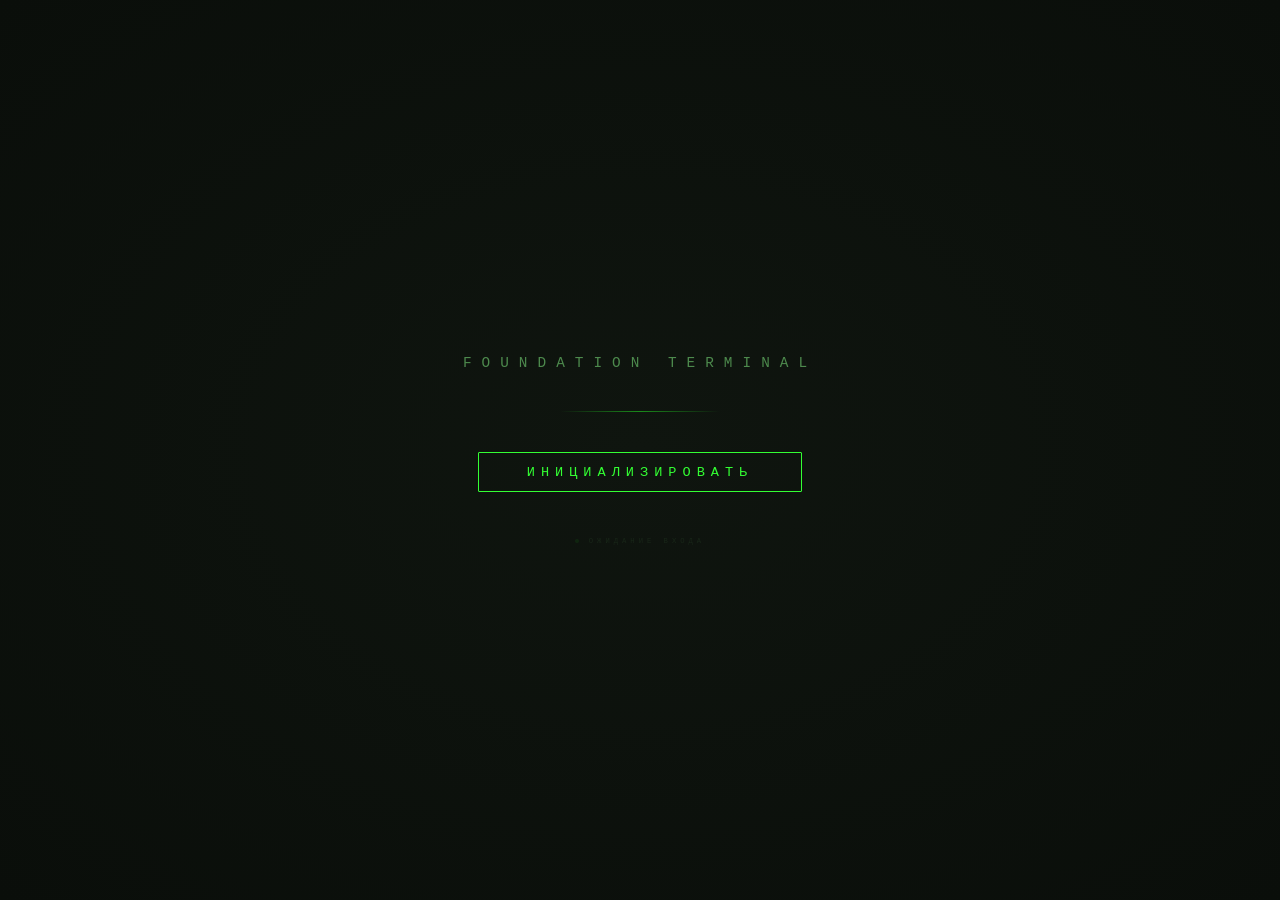
<file: index.html>
<!DOCTYPE html>
<html lang="en">
<head>
    <meta charset="UTF-8">
    <meta name="viewport" content="width=device-width, initial-scale=1.0">
    <title>TERMINAL • ACCESS</title>
    <link rel="icon" href="assets/icon.png" type="image/png">
    <style>
        *{margin:0;padding:0;box-sizing:border-box}
        :root{--bg:#0A0E0A;--bg-terminal:#0F150F;--green-primary:#33FF33;--green-dim:#1A8A1A;--green-dark:#0D3D0D;--text:#B8E6B8;--text-dim:#4D8A4D;--text-error:#FF5555;--border:#1A3D1A}
        body{background:var(--bg);min-height:100vh;display:flex;align-items:center;justify-content:center;font-family:'Courier New','IBM Plex Mono',monospace;padding:1rem;position:relative;overflow:hidden;margin:0;cursor:default}
        .crt-effect{position:fixed;top:0;left:0;width:100%;height:100%;pointer-events:none;z-index:9998;background:radial-gradient(ellipse at center,transparent 60%,rgba(0,0,0,0.15) 80%,rgba(0,0,0,0.4) 100%)}
        .crt-scanlines{position:fixed;top:0;left:0;width:100%;height:100%;pointer-events:none;z-index:9997;background:repeating-linear-gradient(0deg,transparent 0px,transparent 2px,rgba(0,0,0,0.06) 2px,rgba(0,0,0,0.06) 4px);animation:scanlinesMove 0.5s linear infinite}
        @keyframes scanlinesMove{0%{background-position:0 0}100%{background-position:0 4px}}
        .crt-reflect{position:fixed;top:0;left:0;width:100%;height:100%;pointer-events:none;z-index:9996;background:radial-gradient(ellipse at 20% 10%,rgba(255,255,255,0.02) 0%,transparent 60%)}
        .crt-flicker{position:fixed;top:0;left:0;width:100%;height:100%;pointer-events:none;z-index:9995;background:rgba(0,0,0,0.01);opacity:0;animation:flicker 8s ease-in-out infinite}
        @keyframes flicker{0%,95%,100%{opacity:0}96%{opacity:0.3}97%{opacity:0}98%{opacity:0.15}99%{opacity:0}}
        .moisture-effect{position:fixed;top:0;left:0;width:100%;height:100%;pointer-events:none;z-index:9994;background:radial-gradient(ellipse at 60% 40%,rgba(100,180,200,0.02) 0%,rgba(100,180,200,0.01) 30%,transparent 70%);opacity:0.3;animation:moistureBreath 6s ease-in-out infinite}
        @keyframes moistureBreath{0%,100%{opacity:0.2;transform:scale(1)}50%{opacity:0.5;transform:scale(1.05)}}
        .moisture-droplets{position:fixed;top:0;left:0;width:100%;height:100%;pointer-events:none;z-index:9993;background-image:radial-gradient(circle at 10% 20%,rgba(150,200,220,0.02) 2px,transparent 2px),radial-gradient(circle at 85% 70%,rgba(150,200,220,0.015) 1px,transparent 1px),radial-gradient(circle at 40% 90%,rgba(150,200,220,0.02) 3px,transparent 3px),radial-gradient(circle at 70% 15%,rgba(150,200,220,0.015) 1.5px,transparent 1.5px);background-size:100% 100%;animation:dropletsDrift 10s ease-in-out infinite}
        @keyframes dropletsDrift{0%,100%{opacity:0.3;transform:translate(0,0) scale(1)}33%{opacity:0.5;transform:translate(-5px,3px) scale(1.02)}66%{opacity:0.4;transform:translate(3px,-5px) scale(0.98)}}
        .terminal-glow{position:fixed;top:50%;left:50%;width:60%;height:60%;transform:translate(-50%,-50%);pointer-events:none;z-index:0;background:radial-gradient(ellipse at center,rgba(51,255,51,0.04) 0%,rgba(51,255,51,0.02) 40%,transparent 70%);animation:glowPulse 4s ease-in-out infinite}
        @keyframes glowPulse{0%,100%{opacity:0.6;transform:translate(-50%,-50%) scale(1)}50%{opacity:1;transform:translate(-50%,-50%) scale(1.05)}}
        .tv-screen{width:100%;max-width:820px;position:relative;z-index:2;transform:scale(0);opacity:0;transition:transform 0.8s cubic-bezier(0.34,1.56,0.64,1),opacity 0.6s ease}
        .tv-screen.active{transform:scale(1);opacity:1}
        .terminal{width:100%;background:var(--bg-terminal);border:2px solid var(--green-dark);box-shadow:0 0 30px rgba(0,0,0,0.8),inset 0 0 60px rgba(0,0,0,0.3),0 0 80px rgba(51,255,51,0.03),0 0 150px rgba(51,255,51,0.01);position:relative;border-radius:4px;overflow:hidden}
        .terminal.shifted{transform:translateY(-12px)}
        .term-header{background:var(--bg);padding:0.7rem 1.8rem;border-bottom:2px solid var(--green-dark);display:flex;justify-content:space-between;align-items:center;flex-wrap:wrap;gap:0.5rem}
        .term-title{font-size:1.2rem;font-weight:700;color:var(--green-primary);letter-spacing:4px;text-transform:uppercase;text-shadow:0 0 20px rgba(51,255,51,0.08)}
        .term-title .dot{display:inline-block;width:8px;height:8px;background:var(--green-primary);border-radius:50%;animation:blinkDot 1.2s step-end infinite;margin-right:8px;box-shadow:0 0 10px rgba(51,255,51,0.2)}
        @keyframes blinkDot{0%,100%{opacity:1}50%{opacity:0.15}}
        .term-status{font-size:0.7rem;color:var(--text-dim);background:var(--bg);padding:0.2rem 1rem;border:1px solid var(--green-dark);letter-spacing:1px;border-radius:2px;display:flex;align-items:center;gap:8px}
        .term-status .timer{color:var(--green-primary);font-weight:700;font-size:0.75rem;min-width:30px;text-align:center}
        .term-status .timer.warning{color:#FFAA33}
        .term-status .timer.danger{color:var(--text-error);animation:timerBlink 0.5s step-end infinite}
        @keyframes timerBlink{0%,100%{opacity:1}50%{opacity:0.2}}
        .term-log{height:52vh;max-height:480px;overflow-y:auto;padding:1.5rem 1.8rem;background:var(--bg-terminal);font-size:0.85rem;line-height:1.6;color:var(--text);position:relative}
        .term-log::-webkit-scrollbar{width:5px}
        .term-log::-webkit-scrollbar-track{background:var(--bg)}
        .term-log::-webkit-scrollbar-thumb{background:var(--green-dark);border-radius:2px}
        .term-log .line{padding-left:12px;border-left:2px solid var(--green-dark);margin-bottom:3px;opacity:0.92;font-size:0.82rem;word-break:break-word;transition:all 0.3s}
        .term-log .line .ts{color:var(--text-dim);font-size:0.7rem;margin-right:10px;opacity:0.7}
        .term-log .line.ok{border-left-color:var(--green-primary)}
        .term-log .line.err{border-left-color:var(--text-error);color:var(--text-error)}
        .term-log .line.cursor-line{border-left-color:transparent;padding-left:0}
        .term-log .line.glitch{animation:glitchLine 0.15s ease 3;color:var(--text-dim);border-left-color:var(--text-dim)}
        @keyframes glitchLine{0%,100%{opacity:1;transform:translateX(0)}25%{opacity:0.3;transform:translateX(-3px)}50%{opacity:0.8;transform:translateX(2px)}75%{opacity:0.3;transform:translateX(-2px)}}
        .cursor-blink{animation:blink 1s step-end infinite;color:var(--green-primary)}
        @keyframes blink{0%,100%{opacity:1}50%{opacity:0.05}}
        .term-auth{background:var(--bg);border-top:2px solid var(--green-dark);padding:0 1.8rem;display:none;align-items:center;flex-wrap:wrap;gap:1rem;max-height:0;opacity:0;overflow:hidden;transform:translateY(-20px);transition:max-height 0.7s cubic-bezier(0.34,1.56,0.64,1),opacity 0.6s ease 0.1s,transform 0.6s cubic-bezier(0.34,1.56,0.64,1),padding 0.5s ease}
        .term-auth.active{display:flex;max-height:140px;opacity:1;padding:1rem 1.8rem;transform:translateY(0)}
        .term-auth .label{color:var(--text);font-size:0.8rem;letter-spacing:2px;text-transform:uppercase;font-weight:600;background:var(--bg-terminal);padding:0.2rem 1.2rem;border-left:3px solid var(--green-primary);opacity:0;transform:translateX(-10px);transition:opacity 0.4s ease 0.3s,transform 0.4s ease 0.3s}
        .term-auth.active .label{opacity:1;transform:translateX(0)}
        .term-auth input{background:var(--bg-terminal);border:2px solid var(--green-dark);color:var(--green-primary);font-family:'Courier New',monospace;font-size:1.1rem;padding:0.4rem 1rem;width:180px;outline:none;letter-spacing:4px;border-radius:2px;transition:border-color 0.2s,box-shadow 0.3s;opacity:0;transform:scale(0.95);transition:opacity 0.4s ease 0.4s,transform 0.4s ease 0.4s,border-color 0.2s,box-shadow 0.3s}
        .term-auth.active input{opacity:1;transform:scale(1)}
        .term-auth input:focus{border-color:var(--green-primary);box-shadow:0 0 25px rgba(51,255,51,0.08)}
        .term-auth .btn{background:var(--bg-terminal);border:2px solid var(--green-primary);color:var(--green-primary);font-family:'Courier New',monospace;font-weight:700;padding:0.4rem 2rem;cursor:pointer;font-size:0.8rem;letter-spacing:2px;text-transform:uppercase;border-radius:2px;transition:all 0.25s ease;opacity:0;transform:scale(0.95);transition:opacity 0.4s ease 0.5s,transform 0.4s ease 0.5s,background 0.25s,color 0.25s,box-shadow 0.25s}
        .term-auth.active .btn{opacity:1;transform:scale(1)}
        .term-auth .btn:hover{background:var(--green-primary);color:var(--bg);box-shadow:0 0 40px rgba(51,255,51,0.12)}
        .term-auth .error{color:var(--text-error);font-size:0.75rem;background:var(--bg-terminal);padding:0.2rem 1rem;border-left:3px solid var(--text-error);display:none;opacity:0;transform:translateX(-5px);transition:opacity 0.3s ease,transform 0.3s ease}
        .term-auth .error.show{display:block;opacity:1;transform:translateX(0)}
        .term-auth .locked-msg{color:var(--text-error);font-size:0.8rem;font-weight:700;letter-spacing:2px;text-transform:uppercase;display:none;opacity:0;transition:opacity 0.5s ease}
        .term-auth .locked-msg.show{display:block;opacity:1;animation:lockPulse 1s ease-in-out infinite}
        @keyframes lockPulse{0%,100%{opacity:1}50%{opacity:0.3}}
        .term-footer{background:var(--bg);border-top:1px solid var(--green-dark);padding:0.3rem 1.8rem;display:flex;justify-content:space-between;font-size:0.6rem;color:var(--text-dim);letter-spacing:1px;text-transform:uppercase}
        .tv-off-animation{animation:tvOff 0.6s cubic-bezier(0.6,0,0.4,1) forwards}
        @keyframes tvOff{0%{opacity:1;transform:scale(1);filter:brightness(1) contrast(1)}10%{opacity:0.9;transform:scale(0.98);filter:brightness(0.8) contrast(1.2)}25%{opacity:0.4;transform:scale(0.92);filter:brightness(0.3) contrast(1.5)}40%{opacity:0.15;transform:scale(0.85);filter:brightness(0.1) contrast(2)}55%{opacity:0.05;transform:scale(0.78);filter:brightness(0.02) contrast(3)}70%{opacity:0.02;transform:scale(0.7);filter:brightness(0.005) contrast(5)}85%{opacity:0.01;transform:scale(0.65);filter:brightness(0.001) contrast(10)}100%{opacity:0;transform:scale(0.6);filter:brightness(0) contrast(20)}}
        .tv-on-animation{animation:tvOn 0.5s cubic-bezier(0.34,1.56,0.64,1) forwards}
        @keyframes tvOn{0%{opacity:0;transform:scale(0.6);filter:brightness(0) contrast(20)}20%{opacity:0.01;transform:scale(0.65);filter:brightness(0.001) contrast(10)}40%{opacity:0.05;transform:scale(0.75);filter:brightness(0.1) contrast(2)}55%{opacity:0.2;transform:scale(0.85);filter:brightness(0.4) contrast(1.3)}70%{opacity:0.6;transform:scale(0.95);filter:brightness(0.7) contrast(1.05)}85%{opacity:0.85;transform:scale(1.02);filter:brightness(0.95) contrast(0.98)}100%{opacity:1;transform:scale(1);filter:brightness(1) contrast(1)}}
        .tv-flash{position:fixed;top:0;left:0;width:100%;height:100%;background:rgba(51,255,51,0.03);pointer-events:none;z-index:9999;opacity:0;animation:flashBurst 0.3s ease forwards}
        @keyframes flashBurst{0%{opacity:1}50%{opacity:0.5}100%{opacity:0}}
        .static-noise{position:fixed;top:0;left:0;width:100%;height:100%;pointer-events:none;z-index:9999;opacity:0;background:repeating-conic-gradient(#000 0%,#fff 0.5%,#000 1%);background-size:2px 2px;animation:staticFlicker 0.08s steps(1) infinite;transition:opacity 0.1s}
        .static-noise.active{opacity:0.12}
        @keyframes staticFlicker{0%{transform:translate(0,0)}10%{transform:translate(-1px,1px)}20%{transform:translate(1px,-1px)}30%{transform:translate(-2px,0)}40%{transform:translate(2px,2px)}50%{transform:translate(0,-2px)}60%{transform:translate(-1px,2px)}70%{transform:translate(1px,1px)}80%{transform:translate(-2px,-1px)}90%{transform:translate(2px,-2px)}100%{transform:translate(0,0)}}

        .init-overlay{position:fixed;top:0;left:0;width:100%;height:100%;display:flex;align-items:center;justify-content:center;z-index:10000;background:var(--bg);flex-direction:column;gap:2.5rem;transition:opacity 0.8s ease;background:radial-gradient(ellipse at center,var(--bg-terminal) 0%,var(--bg) 100%)}
        .init-overlay.hidden{opacity:0;pointer-events:none}
        .init-overlay .title{color:var(--text-dim);font-size:0.9rem;letter-spacing:10px;text-transform:uppercase;font-weight:300;font-family:'Courier New',monospace}
        .init-overlay .line{width:160px;height:1px;background:linear-gradient(90deg,transparent,var(--green-dim),transparent)}
        .init-btn{background:transparent;border:1.5px solid var(--green-primary);color:var(--green-primary);font-family:'Courier New',monospace;font-size:0.85rem;padding:0.7rem 3rem;cursor:pointer;letter-spacing:6px;text-transform:uppercase;transition:all 0.4s ease;border-radius:1px;font-weight:400}
        .init-btn:hover{background:rgba(51,255,51,0.03);box-shadow:0 0 50px rgba(51,255,51,0.03);letter-spacing:8px}
        .init-btn:active{transform:scale(0.97);background:rgba(51,255,51,0.05)}
        .init-overlay .status{display:flex;align-items:center;gap:10px;margin-top:0.3rem;opacity:0.15}
        .init-overlay .status .led{width:4px;height:4px;background:var(--green-dim);border-radius:50%;animation:ledBlink 2s step-end infinite}
        @keyframes ledBlink{0%,100%{opacity:1}50%{opacity:0.1}}
        .init-overlay .status .text{font-size:0.45rem;color:var(--text-dim);letter-spacing:4px;text-transform:uppercase;font-family:'Courier New',monospace}

        @media (max-width:640px){.init-overlay .title{font-size:0.7rem;letter-spacing:6px}.init-btn{font-size:0.7rem;padding:0.5rem 2rem;letter-spacing:4px}}
        @media (max-width:440px){.init-btn{font-size:0.6rem;padding:0.4rem 1.5rem;letter-spacing:3px}.init-overlay .title{font-size:0.55rem;letter-spacing:4px}}
    </style>
</head>
<body>
    <div class="crt-effect"></div>
    <div class="crt-scanlines"></div>
    <div class="crt-reflect"></div>
    <div class="crt-flicker"></div>
    <div class="moisture-effect"></div>
    <div class="moisture-droplets"></div>
    <div class="terminal-glow"></div>
    <div class="static-noise" id="staticNoise"></div>

    <div class="init-overlay" id="initOverlay">
        <div class="title">FOUNDATION TERMINAL</div>
        <div class="line"></div>
        <button class="init-btn" id="initBtn">ИНИЦИАЛИЗИРОВАТЬ</button>
        <div class="status">
            <span class="led"></span>
            <span class="text">ОЖИДАНИЕ ВХОДА</span>
        </div>
    </div>

    <div class="tv-screen" id="tvScreen">
        <div class="terminal" id="terminal">
            <div class="term-header">
                <span class="term-title"><span class="dot"></span>FOUNDATION TERMINAL</span>
                <span class="term-status">SECURE <span class="timer" id="timerDisplay">--</span></span>
            </div>
            <div class="term-log" id="termLog"></div>
            <div class="term-auth" id="termAuth">
                <span class="label">ACCESS CODE</span>
                <input type="password" id="passInput" placeholder="****" maxlength="8" autocomplete="off">
                <button class="btn" id="unlockBtn">UNLOCK</button>
                <span class="error" id="passError">ACCESS DENIED</span>
                <span class="locked-msg" id="lockedMsg">⛔ SESSION LOCKED</span>
            </div>
            <div class="term-footer">
                <span>SESSION ENCRYPTED</span>
                <span>VERSION 0.5.1</span>
            </div>
        </div>
    </div>

    <script>
        (function(){
            'use strict';
            var log=document.getElementById('termLog');
            var authPanel=document.getElementById('termAuth');
            var passInput=document.getElementById('passInput');
            var unlockBtn=document.getElementById('unlockBtn');
            var passError=document.getElementById('passError');
            var lockedMsg=document.getElementById('lockedMsg');
            var timerDisplay=document.getElementById('timerDisplay');
            var tvScreen=document.getElementById('tvScreen');
            var terminal=document.getElementById('terminal');
            var staticNoise=document.getElementById('staticNoise');
            var initOverlay=document.getElementById('initOverlay');
            var initBtn=document.getElementById('initBtn');

            var ambientAudio=null;
            var isMusicPlaying=false;
            var musicStarted=false;

            function playMusic(filePath,volume){
                if(musicStarted) return ambientAudio;
                musicStarted=true;
                try{
                    var audio=new Audio(filePath);
                    audio.loop=true;
                    audio.volume=volume||0.1;
                    var promise=audio.play();
                    if(promise){
                        promise.then(function(){
                            isMusicPlaying=true;
                            console.log('[AUDIO] Music started');
                        }).catch(function(){
                            document.addEventListener('click',function startOnClick(){
                                audio.play().then(function(){
                                    isMusicPlaying=true;
                                    console.log('[AUDIO] Music started after click');
                                }).catch(function(){});
                                document.removeEventListener('click',startOnClick);
                            },{once:true});
                        });
                    }
                    ambientAudio=audio;
                    return audio;
                }catch(e){return null;}
            }

            function stopMusic(){
                try{
                    if(ambientAudio){
                        ambientAudio.pause();
                        ambientAudio.currentTime=0;
                        ambientAudio=null;
                        isMusicPlaying=false;
                        musicStarted=false;
                    }
                }catch(e){}
            }

            function playSound(name){
                try{
                    var audio=new Audio('assets/sounds/'+name+'.mp3');
                    audio.volume=0.2;
                    audio.play().catch(function(){});
                }catch(e){}
            }

            var keypressTimer=null;
            function playKeypress(){
                if(keypressTimer)return;
                playSound('keypress');
                keypressTimer=setTimeout(function(){keypressTimer=null;},80);
            }

            passInput.addEventListener('keydown',function(){
                if(!locked&&passInput.value.length<8)playKeypress();
            });

            var bootMessages=[
                '[BIOS] POST: PASS. CPU: Intel Xeon E5-2680 v4',
                '[BIOS] Memory test: 16384MB OK, ECC enabled',
                '[BIOS] SATA: 3 devices detected, AHCI mode',
                '[BOOT] Loading GRUB 2.04 ...',
                '[BOOT] Kernel image: /boot/vmlinuz-5.10.0-scp',
                '[KERNEL] Linux 5.10.0-scp (SMP PREEMPT)',
                '[KERNEL] Command line: console=tty0 ro root=/dev/sda1',
                '[KERNEL] 14 cores / 28 threads detected',
                '[KERNEL] ACPI: RSDP found at 0x7F5E3000',
                '[SEC] TPM 2.0: firmware 7.85, secure boot ENABLED',
                '[SEC] Platform integrity: PASS',
                '[NET] e1000e: eth0 link up, 1000Mbps full duplex',
                '[NET] IPv6: disabled by kernel parameter',
                '[FILESYSTEM] EXT4-fs: /dev/sda2 mounted (errors=remount-ro)',
                '[FILESYSTEM] Mounting /secure: OK',
                '[SERVICE] systemd[1]: Starting udev Kernel Device Manager',
                '[SERVICE] systemd[1]: Started journald (log namespace)',
                '[DAEMON] sshd: listening on port 2222 (custom)',
                '[DAEMON] crond: PID 742 started',
                '[FIREWALL] nftables: 42 rules applied, 2 chains',
                '[AUDIT] auditd: initialized (backlog limit 8192)',
                '[SCP-NET] Handshake with Site-19 gateway ... ESTABLISHED',
                '[SCP-NET] Site-64: outbound queue high latency (32ms)',
                '[CRYPTO] Hardware acceleration: AES-NI, SHA-NI active',
                '[MEM] ZRAM: swap device initialized (2048MB)',
                '[DB] PostgreSQL 13.4: accepting connections on 5432',
                '[RUNTIME] Python 3.9.2 virtual env loaded',
                '[SERVICE] nginx: starting (main process PID 892)',
                '[KERNEL] Loaded module: scp_audit.ko (sig verified)',
                '[SCHED] CPU governor: performance (scaling driver: intel_pstate)',
                '[WATCHDOG] watchdog: hardware timer enabled (60s)',
                '[AUDIT] SELinux: policy version 33, enforcing mode',
                '[INFO] Overlayfs: /tmp/container mounted',
                '[SYSLOG] rsyslogd: start, imuxsock, imklog, imudp',
                '[DAEMON] snmpd: listening on UDP 161 (v2c only)',
                '[SCP-079] Interface: veth0: link up (virtual)',
                '[ALERT] IDS signature set: 2026-03-15 rev 4421',
                '[INFO] Starting foundation-webapp (PID 1142)',
                '[STATUS] All critical services: ONLINE',
                '[OK] Boot completed in 10.02 seconds',
                '>_ WELCOME TO FOUNDATION INTRANET',
                '>_ VERIFYING ACCESS PERMISSIONS...'
            ];

            var totalMessages=bootMessages.length;
            var targetTime=10000;
            var baseDelay=Math.floor(targetTime/totalMessages);
            var delays=[];
            for(var i=0;i<totalMessages;i++){
                var variation=0.6+Math.random()*0.8;
                delays.push(Math.floor(baseDelay*variation));
            }

            var bootDone=false;
            var timer=45;
            var timerInterval=null;
            var locked=false;
            var glitchInterval=null;

            function ts(){
                var d=new Date();
                return '['+String(d.getHours()).padStart(2,'0')+':'+String(d.getMinutes()).padStart(2,'0')+':'+String(d.getSeconds()).padStart(2,'0')+']';
            }

            function addLine(msg,cls){
                cls=cls||'';
                var div=document.createElement('div');
                div.className='line'+(cls?' '+cls:'');
                div.innerHTML='<span class="ts">'+ts()+'</span> '+msg;
                log.appendChild(div);
                log.scrollTop=log.scrollHeight;
            }

            function boot(){
                log.innerHTML='';
                addLine('FOUNDATION TERMINAL [build: 2026-04-04]','ok');
                addLine('>_ ESTABLISHING SECURE CONNECTION ...','ok');
                addLine('>_ LOADING CORE MODULES ...','ok');

                playSound('boot');

                var lineIndex=0;
                function nextLine(){
                    if(lineIndex<totalMessages){
                        var msg=bootMessages[lineIndex];
                        var cls=msg.includes('ERROR')||msg.includes('FAIL')?'err':(msg.includes('OK')||msg.includes('ONLINE')?'ok':'');
                        addLine(msg,cls);
                        lineIndex++;
                        var delay=delays[lineIndex-1]||baseDelay;
                        var actualDelay=delay;
                        if(Math.random()>0.92)actualDelay=delay*2.5;
                        if(Math.random()>0.95)actualDelay=delay*0.4;
                        setTimeout(nextLine,actualDelay);
                    }else{
                        finish();
                    }
                }
                setTimeout(nextLine,100);
            }

            function finish(){
                addLine('═══════════════════════════════════════════════','ok');
                addLine('[OK] ALL SYSTEMS OPERATIONAL. SECURE CHANNEL READY.','ok');
                addLine('[INFO] AUTHENTICATION REQUIRED FOR INTRANET ACCESS','ok');
                addLine('>_ ACCESS RESTRICTED TO AUTHORIZED PERSONNEL','ok');
                addLine('═══════════════════════════════════════════════','ok');

                var cursorLine=document.createElement('div');
                cursorLine.className='line cursor-line';
                cursorLine.innerHTML='<span class="ts">'+ts()+'</span> >_ awaiting authorization <span class="cursor-blink">_</span>';
                log.appendChild(cursorLine);
                log.scrollTop=log.scrollHeight;

                terminal.classList.add('shifted');

                setTimeout(function(){
                    authPanel.classList.add('active');
                    passInput.focus();
                    startTimer();
                    startGlitches();
                },500);

                bootDone=true;
            }

            function startTimer(){
                timer=45;
                updateTimerDisplay();
                timerInterval=setInterval(function(){
                    timer--;
                    updateTimerDisplay();
                    if(timer<=0)lockSession();
                },1000);
            }

            function updateTimerDisplay(){
                if(locked){
                    timerDisplay.textContent='LOCK';
                    timerDisplay.className='timer danger';
                    return;
                }
                timerDisplay.textContent=timer+'s';
                timerDisplay.className=timer<=10?'timer danger':(timer<=20?'timer warning':'timer');
            }

            function resetTimer(){
                if(locked)return;
                clearInterval(timerInterval);
                timer=45;
                updateTimerDisplay();
                timerInterval=setInterval(function(){
                    timer--;
                    updateTimerDisplay();
                    if(timer<=0)lockSession();
                },1000);
            }

            function lockSession(){
                if(locked)return;
                locked=true;
                clearInterval(timerInterval);
                timerDisplay.textContent='LOCK';
                timerDisplay.className='timer danger';
                passInput.disabled=true;
                passInput.style.opacity='0.3';
                unlockBtn.disabled=true;
                unlockBtn.style.opacity='0.3';
                lockedMsg.classList.add('show');
                passError.classList.remove('show');
                addLine('[SYSTEM] SESSION LOCKED - TIMEOUT','err');
                addLine('[SECURITY] CONTACT SYSTEM ADMINISTRATOR','err');
                playSound('access-denied');
            }

            function startGlitches(){
                glitchInterval=setInterval(function(){
                    if(bootDone&&!locked&&Math.random()>0.88){
                        var msgs=[
                            '[WARN] Unstable memory block detected at 0x7F3A2B',
                            '[ERROR] CRC mismatch in log buffer',
                            '[KERNEL] Page fault (non-fatal)',
                            '[AUDIT] Unexpected event ID 0x89',
                            '[SCP-NET] Packet loss: 0.3%',
                            '[HW] Thermal spike detected in CPU core 3',
                            '[SYS] Scheduler overload: 42 tasks pending',
                            '[NET] RTT spike: 142ms to gateway',
                            '[DAEMON] Restarting service: syslog-ng',
                            '[FS] Inode corruption detected in /tmp'
                        ];
                        var msg=msgs[Math.floor(Math.random()*msgs.length)];
                        addLine(msg,'glitch');
                        playSound('click');
                        setTimeout(function(){
                            addLine('[SYSTEM] Auto-recovery in progress...','ok');
                        },400);
                    }
                },7000);
            }

            function showStatic(duration){
                staticNoise.classList.add('active');
                setTimeout(function(){staticNoise.classList.remove('active');},duration||300);
            }

            function tvOff(callback){
                showStatic(200);
                tvScreen.classList.add('tv-off-animation');
                playSound('tv-off');
                setTimeout(function(){
                    tvScreen.classList.remove('tv-off-animation');
                    if(callback)callback();
                },650);
            }

            function checkPass(){
                if(!bootDone){
                    passError.textContent='BOOT NOT COMPLETE';
                    passError.classList.add('show');
                    setTimeout(function(){passError.classList.remove('show');},1200);
                    return;
                }
                if(locked){
                    passError.textContent='SESSION LOCKED';
                    passError.classList.add('show');
                    setTimeout(function(){passError.classList.remove('show');},1500);
                    return;
                }
                var val=passInput.value.trim();
                if(val==='1234'||val==='admin1'){
                    playSound('access-granted');
                    stopMusic();
                    clearInterval(timerInterval);
                    clearInterval(glitchInterval);
                    showStatic(300);
                    tvOff(function(){
                        window.location.href='main.html';
                    });
                }else{
                    playSound('access-denied');
                    passError.textContent='ACCESS DENIED';
                    passError.classList.add('show');
                    passInput.value='';
                    passInput.focus();
                    resetTimer();
                    authPanel.style.transform='translateX(4px)';
                    setTimeout(function(){authPanel.style.transform='translateX(-2px)';},50);
                    setTimeout(function(){authPanel.style.transform='translateX(0)';},100);
                    addLine('[AUTH] FAILED authentication attempt','err');
                    setTimeout(function(){
                        passError.classList.remove('show');
                        authPanel.style.transform='';
                    },1600);
                }
            }

            unlockBtn.addEventListener('click',checkPass);
            passInput.addEventListener('keydown',function(e){
                if(e.key==='Enter'){
                    e.preventDefault();
                    checkPass();
                }
            });

            document.addEventListener('contextmenu',function(e){
                if(e.target.closest('.terminal'))e.preventDefault();
            });

            initBtn.addEventListener('click',function(){
                initOverlay.classList.add('hidden');
                tvScreen.classList.add('active');
                var savedTime = sessionStorage.getItem('musicTime');
                var audio = playMusic('assets/sounds/ambient-main.mp3',0.1);
                if(audio && savedTime){
                    audio.currentTime = parseFloat(savedTime);
                }
                setTimeout(function(){
                    boot();
                },800);
            });

            setInterval(function(){
                if(ambientAudio && isMusicPlaying){
                    try{
                        sessionStorage.setItem('musicTime', ambientAudio.currentTime);
                    }catch(e){}
                }
            },1000);

            document.addEventListener('visibilitychange', function(){
                if(ambientAudio){
                    if(document.hidden){
                        ambientAudio.volume = 0;
                    } else {
                        ambientAudio.volume = 0.1;
                    }
                }
            });

            setInterval(function(){
                if(Math.random()>0.92){
                    document.body.style.backgroundColor='#080C08';
                    setTimeout(function(){document.body.style.backgroundColor='';},35);
                }
                if(Math.random()>0.95){
                    var flicker=document.querySelector('.crt-flicker');
                    if(flicker){
                        flicker.style.opacity='0.5';
                        setTimeout(function(){flicker.style.opacity='0';},60);
                    }
                }
            },4000);

        })();
    </script>
</body>
</html>
</file>
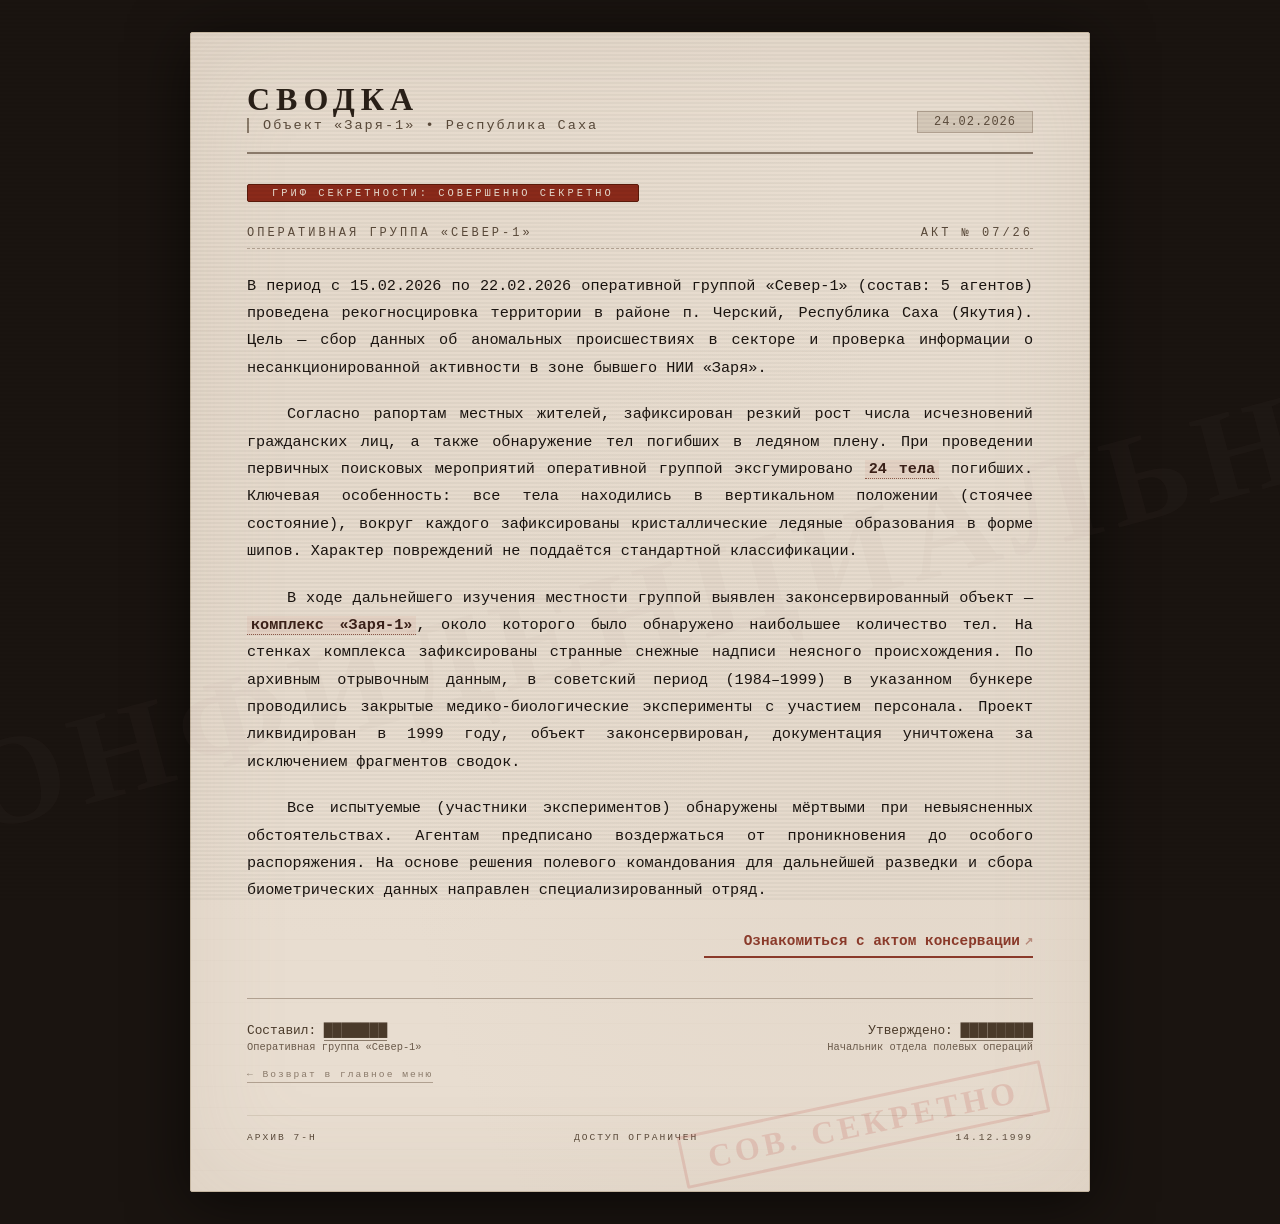
<file: archive/index.html>
<!DOCTYPE html>
<html lang="ru">
<head>
    <meta charset="UTF-8">
    <meta name="viewport" content="width=device-width, initial-scale=1.0">
    <title>СВОДКА • Zone 51</title>
    <link rel="icon" href="assets/icon.png" type="image/png">
    <style>
        *{margin:0;padding:0;box-sizing:border-box}
        body{background:#1A1410;min-height:100vh;display:flex;align-items:center;justify-content:center;font-family:'Courier New','Times New Roman',serif;padding:2rem;position:relative}
        body::before{content:'';position:fixed;top:0;left:0;width:100%;height:100%;background:repeating-linear-gradient(0deg,rgba(0,0,0,0.03) 0px,rgba(0,0,0,0.03) 2px,transparent 2px,transparent 4px);pointer-events:none;z-index:1}
        .document-wrap{max-width:900px;width:100%;background:#E8DDD0;background-image:radial-gradient(ellipse at 20% 30%,rgba(200,180,160,0.1) 0%,transparent 50%),radial-gradient(ellipse at 80% 70%,rgba(180,160,140,0.08) 0%,transparent 50%);padding:3rem 3.5rem;position:relative;box-shadow:0 10px 60px rgba(0,0,0,0.6),inset 0 0 100px rgba(160,140,120,0.15);border:1px solid #C4B5A0;border-radius:2px}
        .document-wrap::before{content:'';position:absolute;top:0;left:0;width:100%;height:100%;background:repeating-linear-gradient(0deg,transparent 0px,transparent 20px,rgba(160,140,120,0.03) 20px,rgba(160,140,120,0.03) 21px);pointer-events:none}
        .watermark{position:absolute;top:50%;left:50%;transform:translate(-50%,-50%) rotate(-15deg);font-size:8rem;color:rgba(160,140,120,0.04);font-family:'Times New Roman',serif;letter-spacing:10px;pointer-events:none;user-select:none;font-weight:700}
        .stamp{position:absolute;bottom:2.5rem;right:2.5rem;color:rgba(180,50,40,0.15);font-family:'Times New Roman',serif;font-size:2rem;font-weight:700;transform:rotate(-12deg);border:3px solid rgba(180,50,40,0.15);padding:0.3rem 1.5rem;letter-spacing:4px;pointer-events:none;user-select:none;border-radius:2px}
        .doc-header{border-bottom:2px solid #8A7A6A;padding-bottom:1.2rem;margin-bottom:1.8rem;display:flex;justify-content:space-between;align-items:flex-end;flex-wrap:wrap;gap:1rem;position:relative}
        .doc-header .title{font-size:2rem;font-weight:700;color:#2A2018;letter-spacing:6px;text-transform:uppercase;font-family:'Times New Roman',serif}
        .doc-header .sub{font-size:0.85rem;color:#5A4A3A;letter-spacing:2px;font-family:'Courier New',monospace;border-left:2px solid #8A7A6A;padding-left:14px}
        .doc-header .date-stamp{font-size:0.75rem;color:#5A4A3A;background:#D4C8B8;padding:0.2rem 1rem;border:1px solid #B0A090;letter-spacing:1px;font-family:'Courier New',monospace}
        .classification{display:inline-block;background:#8A2A1A;color:#E8DDD0;padding:0.1rem 1.5rem;font-size:0.65rem;letter-spacing:3px;text-transform:uppercase;font-family:'Courier New',monospace;margin-bottom:1.5rem;border-radius:2px;border:1px solid #5A1A0A}
        .doc-body{position:relative;z-index:2;color:#1A1410;font-size:0.95rem;line-height:1.8;font-family:'Courier New','Times New Roman',serif}
        .doc-body p{margin-bottom:1.2rem;text-indent:2.5rem;text-align:justify}
        .doc-body p:first-of-type{text-indent:0}
        .doc-body .highlight{background:rgba(180,50,40,0.06);padding:0 4px;border-bottom:1px dotted #8A5A4A;font-weight:600;color:#3A2018}
        .doc-body .redacted{background:#1A1410;color:#1A1410;padding:0 12px;user-select:none;border:1px solid #3A2A1A;font-weight:700;letter-spacing:2px;cursor:default;display:inline-block}
        .doc-body .redacted::before{content:"████████"}
        .doc-body .redacted:hover{background:#3A2A1A;color:#CD7F32}
        .doc-body .redacted:hover::before{content:"ЗАСЕКРЕЧЕНО";color:#CD7F32}
        .title-line{font-size:0.75rem;color:#5A4A3A;letter-spacing:3px;text-transform:uppercase;font-family:'Courier New',monospace;margin-bottom:1.5rem;border-bottom:1px dashed #B0A090;padding-bottom:0.5rem;display:flex;justify-content:space-between;flex-wrap:wrap;gap:0.5rem}
        .signature-block{margin-top:2.5rem;padding-top:1.5rem;border-top:1px solid #B0A090;display:flex;justify-content:space-between;flex-wrap:wrap;gap:1rem;font-size:0.8rem;color:#4A3A2A;font-family:'Courier New',monospace}
        .signature-block .sig{border-bottom:1px solid #8A7A6A;padding-bottom:0.2rem;min-width:180px;font-style:italic;font-family:'Times New Roman',serif}
        .link-archive{display:inline-block;color:#8A3A2A;text-decoration:none;border-bottom:2px solid #8A3A2A;padding-bottom:1px;font-weight:600;transition:all 0.3s ease;cursor:pointer}
        .link-archive:hover{color:#5A2A1A;border-bottom-color:#5A2A1A;background:rgba(180,50,40,0.04);padding:0 4px}
        .link-archive::after{content:'↗';font-size:0.7rem;margin-left:4px;opacity:0.5}
        .doc-footer{margin-top:2rem;padding-top:1rem;border-top:1px solid #D4C8B8;display:flex;justify-content:space-between;flex-wrap:wrap;gap:1rem;font-size:0.6rem;color:#5A4A3A;letter-spacing:2px;font-family:'Courier New',monospace}
        .back-link{display:inline-block;color:#8A7A6A;text-decoration:none;font-size:0.6rem;letter-spacing:2px;font-family:'Courier New',monospace;border-bottom:1px solid #B0A090;padding-bottom:2px;transition:all 0.3s ease;cursor:pointer;margin-top:1rem}
        .back-link:hover{color:#5A4A3A;border-bottom-color:#8A7A6A}
        @media (max-width:700px){.document-wrap{padding:1.8rem 1.5rem}.doc-header .title{font-size:1.5rem;letter-spacing:3px}.doc-body{font-size:0.88rem}.stamp{font-size:1.2rem;padding:0.1rem 1rem;bottom:1.5rem;right:1.5rem}.watermark{font-size:4rem}}
        @media (max-width:480px){.document-wrap{padding:1.2rem}.doc-header .title{font-size:1.2rem}.doc-body{font-size:0.82rem}.doc-body p{text-indent:1.5rem}}
    </style>
</head>
<body>
    <div class="document-wrap">
        <div class="watermark">КОНФИДЕНЦИАЛЬНО</div>
        <div class="stamp">СОВ. СЕКРЕТНО</div>
        <div class="doc-header">
            <div>
                <div class="title">СВОДКА</div>
                <div class="sub">Объект «Заря-1» • Республика Саха</div>
            </div>
            <div class="date-stamp">24.02.2026</div>
        </div>
        <div class="classification">Гриф секретности: СОВЕРШЕННО СЕКРЕТНО</div>
        <div class="title-line">
            <span>Оперативная группа «Север-1»</span>
            <span>Акт № 07/26</span>
        </div>
        <div class="doc-body">
            <p>В период с 15.02.2026 по 22.02.2026 оперативной группой «Север-1» (состав: 5 агентов) проведена рекогносцировка территории в районе п. Черский, Республика Саха (Якутия). Цель — сбор данных об аномальных происшествиях в секторе и проверка информации о несанкционированной активности в зоне бывшего НИИ «Заря».</p>
            <p>Согласно рапортам местных жителей, зафиксирован резкий рост числа исчезновений гражданских лиц, а также обнаружение тел погибших в ледяном плену. При проведении первичных поисковых мероприятий оперативной группой эксгумировано <span class="highlight">24 тела</span> погибших. Ключевая особенность: все тела находились в вертикальном положении (стоячее состояние), вокруг каждого зафиксированы кристаллические ледяные образования в форме шипов. Характер повреждений не поддаётся стандартной классификации.</p>
            <p>В ходе дальнейшего изучения местности группой выявлен законсервированный объект — <span class="highlight">комплекс «Заря-1»</span>, около которого было обнаружено наибольшее количество тел. На стенках комплекса зафиксированы странные снежные надписи неясного происхождения. По архивным отрывочным данным, в советский период (1984–1999) в указанном бункере проводились закрытые медико-биологические эксперименты с участием персонала. Проект ликвидирован в 1999 году, объект законсервирован, документация уничтожена за исключением фрагментов сводок.</p>
            <p>Все испытуемые (участники экспериментов) обнаружены мёртвыми при невыясненных обстоятельствах. Агентам предписано воздержаться от проникновения до особого распоряжения. На основе решения полевого командования для дальнейшей разведки и сбора биометрических данных направлен специализированный отряд.</p>
            <p style="text-align:right;font-size:0.9rem;margin-top:1.5rem;">
                <span class="link-archive" onclick="window.open('archive.html','_blank')">Ознакомиться с актом консервации</span>
            </p>
        </div>
        <div class="signature-block">
            <div>
                <div>Составил: <span class="sig">███████ <span class="redacted"></span></span></div>
                <div style="font-size:0.65rem;color:#6A5A4A;margin-top:0.2rem;">Оперативная группа «Север-1»</div>
            </div>
            <div style="text-align:right;">
                <div>Утверждено: <span class="sig">████████ <span class="redacted"></span></span></div>
                <div style="font-size:0.65rem;color:#6A5A4A;margin-top:0.2rem;">Начальник отдела полевых операций</div>
            </div>
        </div>
        <a class="back-link" onclick="window.location.href='../main.html'">← Возврат в главное меню</a>
        <div class="doc-footer">
            <span>АРХИВ 7-Н</span>
            <span>ДОСТУП ОГРАНИЧЕН</span>
            <span>14.12.1999</span>
        </div>
    </div>
    <script>
        // ============================================================
        // МУЗЫКА ДЛЯ СИНОПСИСА (СВОЯ)
        // ============================================================

        var ambientSynopsis = null;
        var isSynopsisPlaying = false;
        var musicStartedSynopsis = false;

        function playSynopsisMusic() {
            if (musicStartedSynopsis) return;
            musicStartedSynopsis = true;
            try {
                var audio = new Audio('../assets/sounds/ambient-archive.mp3');
                audio.loop = true;
                audio.volume = 0.08;
                var savedTime = sessionStorage.getItem('musicTimeSynopsis');
                if (savedTime) audio.currentTime = parseFloat(savedTime);
                var promise = audio.play();
                if (promise) {
                    promise.then(function() {
                        isSynopsisPlaying = true;
                        console.log('[AUDIO] Synopsis music started');
                    }).catch(function() {
                        document.addEventListener('click', function startOnClick() {
                            audio.play().then(function() {
                                isSynopsisPlaying = true;
                            }).catch(function() {});
                            document.removeEventListener('click', startOnClick);
                        }, { once: true });
                    });
                }
                ambientSynopsis = audio;
            } catch (e) {}
        }

        document.addEventListener('DOMContentLoaded', function() {
            setTimeout(playSynopsisMusic, 200);
        });

        if (document.readyState === 'complete' || document.readyState === 'interactive') {
            setTimeout(playSynopsisMusic, 200);
        }

        setInterval(function() {
            if (ambientSynopsis && isSynopsisPlaying) {
                try {
                    sessionStorage.setItem('musicTimeSynopsis', ambientSynopsis.currentTime);
                } catch (e) {}
            }
        }, 1000);

        document.addEventListener('visibilitychange', function() {
            if (ambientSynopsis) {
                if (document.hidden) {
                    ambientSynopsis.volume = 0;
                } else {
                    ambientSynopsis.volume = 0.08;
                }
            }
        });

        // ============================================================
        // ЗВУКИ
        // ============================================================

        function playSound(name) {
            try {
                var audio = new Audio('../assets/sounds/' + name + '.mp3');
                audio.volume = 0.15;
                audio.play().catch(function() {});
            } catch (e) {}
        }

        document.querySelectorAll('.link-archive, a, .back-link').forEach(function(link) {
            link.addEventListener('mouseenter', function() {
                playSound('hover');
            });
            link.addEventListener('click', function(e) {
                playSound('click');
                if (this.getAttribute('onclick')) {
                    e.preventDefault();
                    var href = this.getAttribute('onclick').match(/'(.*?)'/)[1];
                    setTimeout(function() {
                        window.open(href, '_blank');
                    }, 150);
                }
            });
        });

        // ============================================================
        // БЕЗОПАСНОСТЬ
        // ============================================================

        document.addEventListener('contextmenu', function(e) {
            if (e.target.closest('.document-wrap')) e.preventDefault();
        });
    </script>
</body>
</html>
</file>
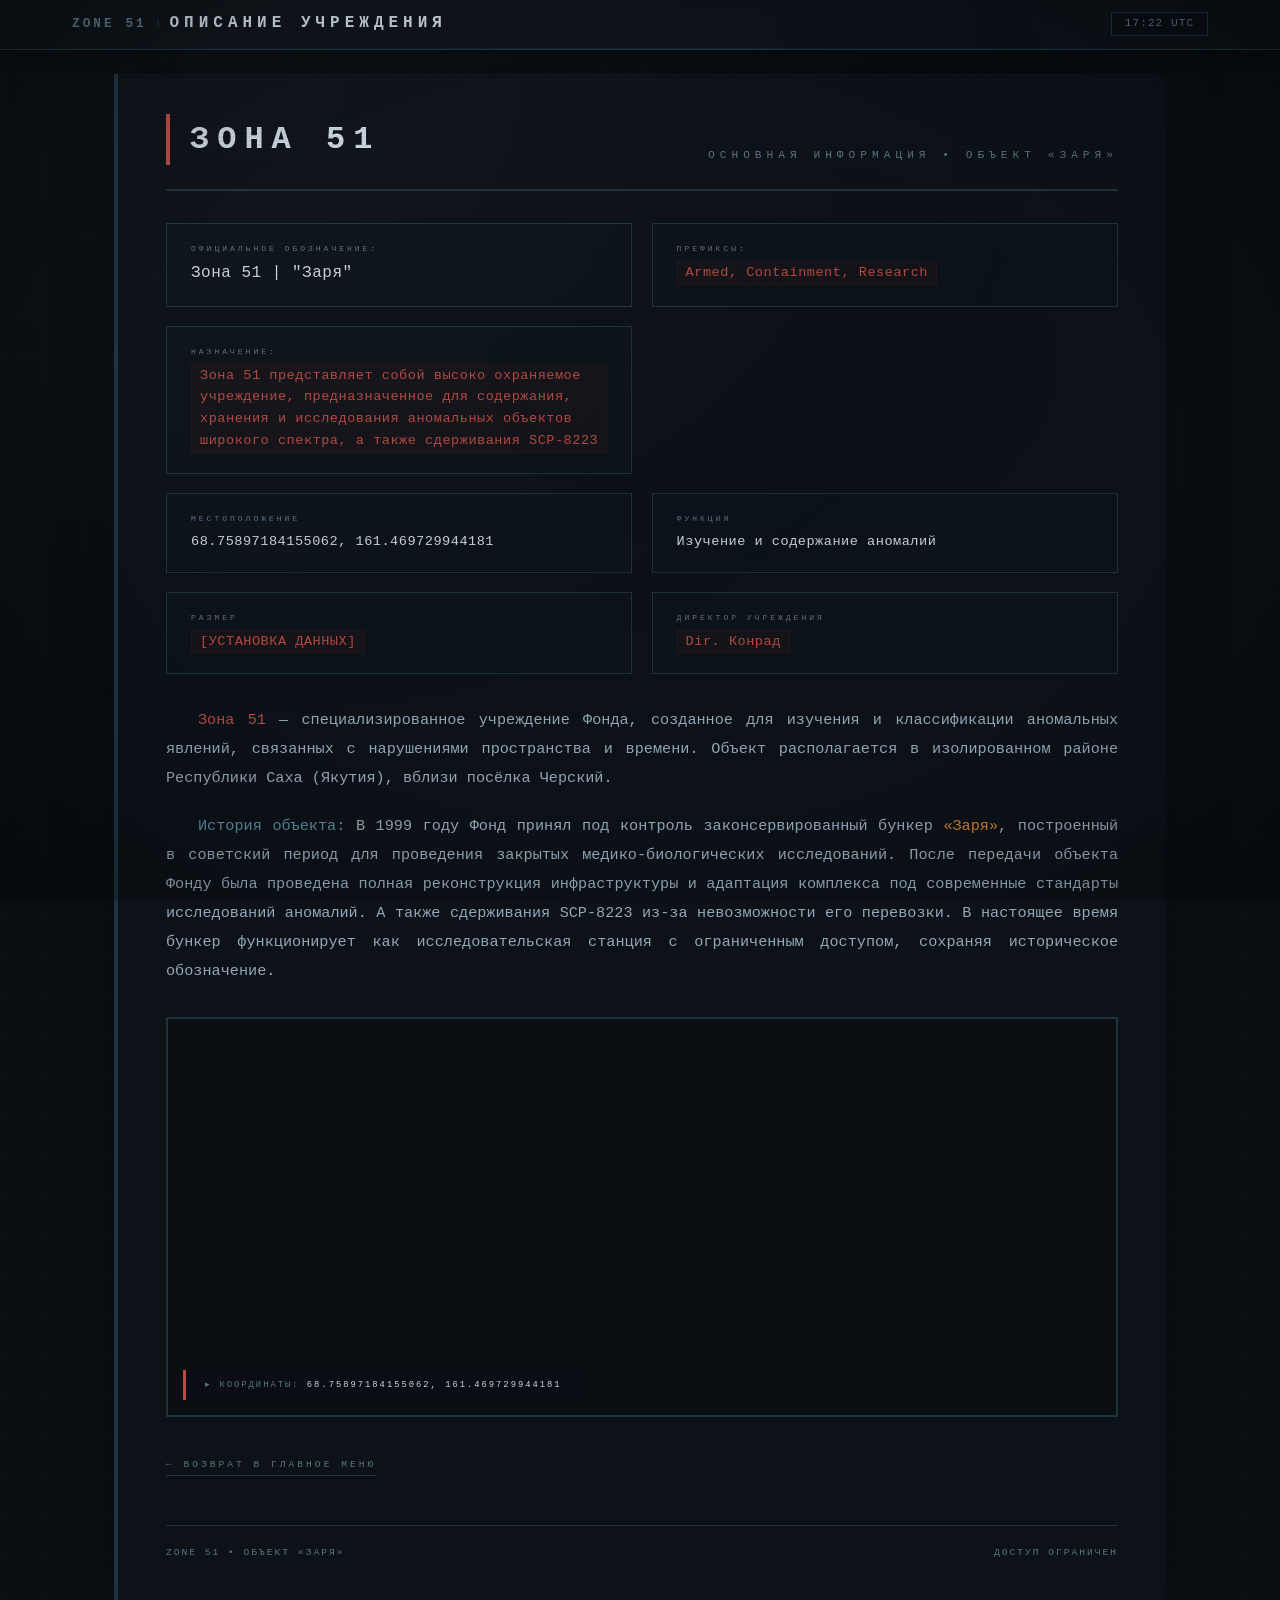
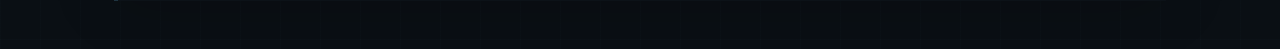
<file: about.html>
<!DOCTYPE html>
<html lang="ru">
<head>
    <meta charset="UTF-8">
    <meta name="viewport" content="width=device-width, initial-scale=1.0">
    <title>ZONE 51 • Описание учреждения</title>
    <link rel="icon" href="assets/icon.png" type="image/png">
    <link rel="stylesheet" href="assets/css/style.css">
    <style>
        .crt-effect{position:fixed;top:0;left:0;width:100%;height:100%;pointer-events:none;z-index:9998;background:radial-gradient(ellipse at center,transparent 60%,rgba(0,0,0,0.1) 80%,rgba(0,0,0,0.3) 100%)}
        .crt-scanlines{position:fixed;top:0;left:0;width:100%;height:100%;pointer-events:none;z-index:9997;background:repeating-linear-gradient(0deg,transparent 0px,transparent 2px,rgba(0,0,0,0.04) 2px,rgba(0,0,0,0.04) 4px);animation:scanlinesMove 0.5s linear infinite}
        @keyframes scanlinesMove{0%{background-position:0 0}100%{background-position:0 4px}}
        .crt-reflect{position:fixed;top:0;left:0;width:100%;height:100%;pointer-events:none;z-index:9996;background:radial-gradient(ellipse at 20% 10%,rgba(255,255,255,0.02) 0%,transparent 60%)}
        .crt-flicker{position:fixed;top:0;left:0;width:100%;height:100%;pointer-events:none;z-index:9995;background:rgba(0,0,0,0.01);opacity:0;animation:flicker 10s ease-in-out infinite}
        @keyframes flicker{0%,96%,100%{opacity:0}97%{opacity:0.2}98%{opacity:0}99%{opacity:0.1}}
        .moisture-effect{position:fixed;top:0;left:0;width:100%;height:100%;pointer-events:none;z-index:9994;background:radial-gradient(ellipse at 60% 40%,rgba(100,180,200,0.015) 0%,transparent 70%);opacity:0.2;animation:moistureBreath 6s ease-in-out infinite}
        @keyframes moistureBreath{0%,100%{opacity:0.15;transform:scale(1)}50%{opacity:0.35;transform:scale(1.05)}}

        .main-container{max-width:1100px;margin:0 auto;padding:1.5rem 1.5rem 3rem}
        .main-content{background:rgba(14,21,28,0.6);padding:2.5rem 3rem;border-left:4px solid var(--border);box-shadow:0 0 60px rgba(0,0,0,0.2);position:relative;min-height:60vh;backdrop-filter:blur(2px)}
        .page-head{margin-bottom:2rem;border-bottom:2px solid var(--border);padding-bottom:1.5rem}
        .page-title{font-size:2rem;font-weight:600;color:var(--text-primary);letter-spacing:8px;text-transform:uppercase;border-left:4px solid var(--text-error);padding-left:20px;font-family:'Courier New',monospace}
        .page-sub{font-size:0.7rem;color:var(--text-dim);letter-spacing:5px;text-transform:uppercase;font-family:'Courier New',monospace;margin-top:0.2rem;padding-left:24px}

        /* ===== БЛОКИ ===== */
        .info-grid{display:grid;grid-template-columns:1fr 1fr;gap:1.2rem;margin:2rem 0}
        .info-card{background:rgba(17,26,34,0.3);border:1px solid var(--border);padding:1.2rem 1.5rem;transition:all 0.3s ease}
        .info-card:hover{border-color:var(--accent);background:rgba(17,26,34,0.5)}
        .info-card .label{font-size:0.5rem;color:var(--text-dim);letter-spacing:3px;text-transform:uppercase;font-family:'Courier New',monospace}
        .info-card .value{font-size:1rem;color:var(--text-primary);margin-top:0.3rem;font-family:'Courier New',monospace;letter-spacing:0.5px}
        .info-card .value.redacted{color:var(--text-error);background:rgba(180,50,40,0.04);padding:0 8px;border:1px solid rgba(180,50,40,0.1);display:inline-block;font-size:0.85rem}

        .about-text{color:var(--text-secondary);font-size:0.95rem;line-height:1.9;margin:1.5rem 0}
        .about-text p{margin-bottom:1.2rem;text-indent:2rem;text-align:justify}
        .about-text .hl{color:var(--text-error);font-weight:500}
        .about-text .hl-accent{color:var(--accent-soft);font-weight:500}
        .about-text .hl-red{color:#CD7F32;font-weight:500}

        .map-container{width:100%;height:400px;background:var(--bg-deep);border:2px solid var(--border);margin:2rem 0;position:relative;overflow:hidden;border-radius:1px}
        .map-container iframe{width:100%;height:100%;border:none;filter:grayscale(0.6) contrast(1.1)}
        .map-container .map-overlay{position:absolute;bottom:15px;left:15px;background:rgba(10,15,20,0.9);padding:0.5rem 1.2rem;border-left:3px solid var(--text-error);font-size:0.55rem;color:var(--text-dim);letter-spacing:2px;font-family:'Courier New',monospace;pointer-events:none}
        .map-container .map-overlay span{color:var(--text-primary)}

        .back-link{display:inline-block;color:var(--text-dim);text-decoration:none;font-size:0.6rem;letter-spacing:3px;text-transform:uppercase;font-family:'Courier New',monospace;border-bottom:1px solid var(--border);padding-bottom:2px;transition:all 0.3s ease;cursor:pointer;margin-top:0.5rem}
        .back-link:hover{color:var(--text-primary);border-bottom-color:var(--accent)}

        .footer-bar{margin-top:3rem;padding-top:1.2rem;border-top:1px solid var(--border);display:flex;justify-content:space-between;flex-wrap:wrap;gap:0.5rem;font-size:0.6rem;color:var(--text-dim);letter-spacing:2px;text-transform:uppercase;font-family:'Courier New',monospace}

        @media (max-width:700px){.info-grid{grid-template-columns:1fr}.map-container{height:300px}.page-title{font-size:1.5rem;letter-spacing:4px}}
        @media (max-width:480px){.page-title{font-size:1.2rem;letter-spacing:3px}.map-container{height:220px}.about-text{font-size:0.85rem}}
    </style>
</head>
<body>

    <div class="crt-effect"></div>
    <div class="crt-scanlines"></div>
    <div class="crt-reflect"></div>
    <div class="crt-flicker"></div>
    <div class="moisture-effect"></div>

    <header class="site-header">
        <div class="header-inner">
            <div class="header-left">
                <span class="header-call"><link rel="stylesheet" href="main.html">ZONE 51</span>
                <span class="header-divider">|</span>
                <span class="header-logo">ОПИСАНИЕ УЧРЕЖДЕНИЯ</span>
            </div>
            <div class="header-right">
                <span class="header-time" id="headerTime">--:-- UTC</span>
            </div>
        </div>
        <div class="header-line"></div>
    </header>

    <main class="main-container">
        <div class="main-content">

            <div class="page-head">
                <div class="page-title">Зона 51</div>
                <div class="page-sub">Основная информация • Объект «Заря»</div>
            </div>

            <div class="info-grid">
                <div class="info-card">
                    <div class="label">Официальное обозначение:</div>
                    <div class="value">Зона 51 | "Заря"</div>
                </div>
                <div class="info-card">
                    <div class="label">Префиксы:</div>
                    <div class="value redacted">Armed, Containment, Research</div>
                </div>
                <div class="info-card">
                    <div class="label">Назначение:</div>
                    <div class="value redacted">Зона 51 представляет собой высоко охраняемое учреждение, предназначенное для содержания, хранения и исследования аномальных объектов широкого спектра, а также сдерживания SCP-8223</div>
                </div>
                <div class="info-card" style="grid-column:1/2">
                    <div class="label">Местоположение</div>
                    <div class="value" style="font-size:0.85rem;">68.75897184155062, 161.469729944181</div>
                </div>
                <div class="info-card" style="grid-column:2/3">
                    <div class="label">Функция</div>
                    <div class="value" style="font-size:0.85rem;">Изучение и содержание аномалий</div>
                </div>
                <div class="info-card">
                    <div class="label">Размер</div>
                    <div class="value redacted">[УСТАНОВКА ДАННЫХ]</div>
                </div>
                <div class="info-card">
                    <div class="label">Директор учреждения</div>
                    <div class="value redacted">Dir. Конрад</div>
                </div>
            </div>

            <div class="about-text">
                <p>
                    <span class="hl">Зона 51</span> — специализированное учреждение Фонда, созданное для изучения и классификации аномальных явлений, связанных с нарушениями пространства и времени. Объект располагается в изолированном районе Республики Саха (Якутия), вблизи посёлка Черский.
                </p>
                <p>
                    <span class="hl-accent">История объекта:</span> В 1999 году Фонд принял под контроль законсервированный бункер <span class="hl-red">«Заря»</span>, построенный в советский период для проведения закрытых медико-биологических исследований. После передачи объекта Фонду была проведена полная реконструкция инфраструктуры и адаптация комплекса под современные стандарты исследований аномалий. А также сдерживания SCP-8223 из-за невозможности его перевозки. В настоящее время бункер функционирует как исследовательская станция с ограниченным доступом, сохраняя историческое обозначение.
                </p>
                <p>
            </div>

            <div class="map-container">
                <iframe 
                    src="https://www.openstreetmap.org/export/embed.html?bbox=161.419729944181%2C68.70897184155062%2C161.519729944181%2C68.80897184155062&layer=mapnik&marker=68.75897184155062%2C161.469729944181"
                    loading="lazy">
                </iframe>
                <div class="map-overlay">
                    ▸ КООРДИНАТЫ: <span>68.75897184155062, 161.469729944181</span>
                </div>
            </div>

            <a class="back-link" onclick="window.location.href='main.html'">← Возврат в главное меню</a>

            <div class="footer-bar">
                <span>ZONE 51 • ОБЪЕКТ «ЗАРЯ»</span>
                <span>ДОСТУП ОГРАНИЧЕН</span>
            </div>

        </div>
    </main>

    <script>
        // ============================================================
        // МУЗЫКА
        // ============================================================

        var ambientAbout = null;
        var isAboutPlaying = false;
        var musicStartedAbout = false;

        function playAboutMusic() {
            if (musicStartedAbout) return;
            musicStartedAbout = true;
            try {
                var audio = new Audio('assets/sounds/ambient-main.mp3');
                audio.loop = true;
                audio.volume = 0.08;
                var savedTime = sessionStorage.getItem('musicTime');
                if (savedTime) audio.currentTime = parseFloat(savedTime);
                var promise = audio.play();
                if (promise) {
                    promise.then(function() {
                        isAboutPlaying = true;
                    }).catch(function() {
                        document.addEventListener('click', function startOnClick() {
                            audio.play().then(function() {
                                isAboutPlaying = true;
                            }).catch(function() {});
                            document.removeEventListener('click', startOnClick);
                        }, { once: true });
                    });
                }
                ambientAbout = audio;
            } catch (e) {}
        }

        document.addEventListener('DOMContentLoaded', function() {
            setTimeout(playAboutMusic, 200);
        });

        if (document.readyState === 'complete' || document.readyState === 'interactive') {
            setTimeout(playAboutMusic, 200);
        }

        setInterval(function() {
            if (ambientAbout && isAboutPlaying) {
                try {
                    sessionStorage.setItem('musicTime', ambientAbout.currentTime);
                } catch (e) {}
            }
        }, 1000);

        document.addEventListener('visibilitychange', function() {
            if (ambientAbout) {
                ambientAbout.volume = document.hidden ? 0 : 0.08;
            }
        });

        // ============================================================
        // ЗВУКИ
        // ============================================================

        function playSound(name) {
            try {
                var audio = new Audio('assets/sounds/' + name + '.mp3');
                audio.volume = 0.15;
                audio.play().catch(function() {});
            } catch (e) {}
        }

        document.querySelectorAll('a, .back-link').forEach(function(link) {
            link.addEventListener('mouseenter', function() {
                playSound('hover');
            });
            link.addEventListener('click', function() {
                playSound('click');
            });
        });

        // ============================================================
        // ВРЕМЯ
        // ============================================================

        function updateTime() {
            var now = new Date();
            document.getElementById('headerTime').textContent =
                String(now.getUTCHours()).padStart(2, '0') + ':' +
                String(now.getUTCMinutes()).padStart(2, '0') + ' UTC';
        }
        updateTime();
        setInterval(updateTime, 30000);

        // ============================================================
        // БЕЗОПАСНОСТЬ
        // ============================================================

        document.addEventListener('contextmenu', function(e) {
            if (e.target.closest('.main-content')) e.preventDefault();
        });
    </script>
</body>
</html>
</file>
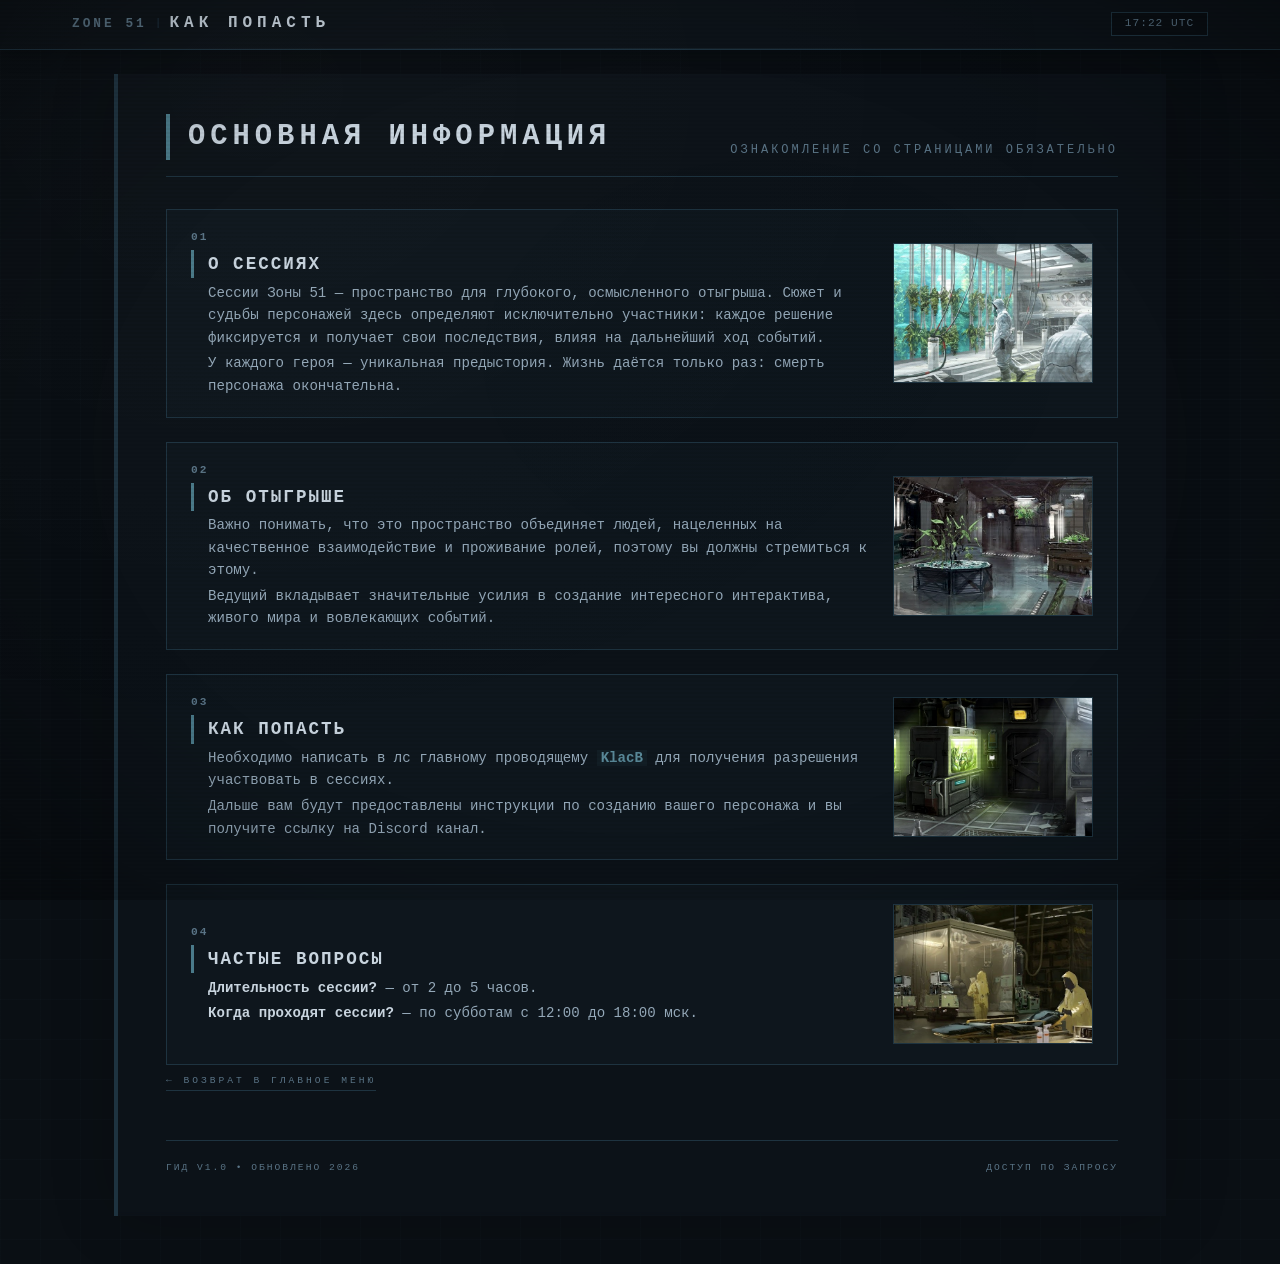
<file: how-to.html>
<!DOCTYPE html>
<html lang="ru">
<head>
    <meta charset="UTF-8">
    <meta name="viewport" content="width=device-width, initial-scale=1.0">
    <title>Как попасть • Zone 51</title>
    <link rel="icon" href="assets/icon.png" type="image/png">
    <link rel="stylesheet" href="assets/css/style.css">
    <style>
        .crt-effect{position:fixed;top:0;left:0;width:100%;height:100%;pointer-events:none;z-index:9998;background:radial-gradient(ellipse at center,transparent 60%,rgba(0,0,0,0.1) 80%,rgba(0,0,0,0.3) 100%)}
        .crt-scanlines{position:fixed;top:0;left:0;width:100%;height:100%;pointer-events:none;z-index:9997;background:repeating-linear-gradient(0deg,transparent 0px,transparent 2px,rgba(0,0,0,0.04) 2px,rgba(0,0,0,0.04) 4px);animation:scanlinesMove 0.5s linear infinite}
        @keyframes scanlinesMove{0%{background-position:0 0}100%{background-position:0 4px}}
        .crt-reflect{position:fixed;top:0;left:0;width:100%;height:100%;pointer-events:none;z-index:9996;background:radial-gradient(ellipse at 20% 10%,rgba(255,255,255,0.02) 0%,transparent 60%)}
        .crt-flicker{position:fixed;top:0;left:0;width:100%;height:100%;pointer-events:none;z-index:9995;background:rgba(0,0,0,0.01);opacity:0;animation:flicker 10s ease-in-out infinite}
        @keyframes flicker{0%,96%,100%{opacity:0}97%{opacity:0.2}98%{opacity:0}99%{opacity:0.1}}
        .moisture-effect{position:fixed;top:0;left:0;width:100%;height:100%;pointer-events:none;z-index:9994;background:radial-gradient(ellipse at 60% 40%,rgba(100,180,200,0.015) 0%,transparent 70%);opacity:0.2;animation:moistureBreath 6s ease-in-out infinite}
        @keyframes moistureBreath{0%,100%{opacity:0.15;transform:scale(1)}50%{opacity:0.35;transform:scale(1.05)}}

        .main-container{max-width:1100px;margin:0 auto;padding:1.5rem 1.5rem 3rem}
        .main-content{background:rgba(14,21,28,0.6);padding:2.5rem 3rem;border-left:4px solid var(--border);box-shadow:0 0 60px rgba(0,0,0,0.2);position:relative;min-height:60vh;backdrop-filter:blur(2px)}
        .page-head{margin-bottom:2rem;border-bottom:1px solid var(--border);padding-bottom:1rem;display:flex;justify-content:space-between;align-items:flex-end;flex-wrap:wrap;gap:1rem}
        .page-title{font-size:1.8rem;font-weight:600;color:var(--text-primary);letter-spacing:5px;text-transform:uppercase;border-left:4px solid var(--accent);padding-left:18px;font-family:'Courier New',monospace}
        .page-sub{font-size:0.75rem;color:var(--text-dim);letter-spacing:3px;text-transform:uppercase;font-family:'Courier New',monospace}

        .info-list{display:flex;flex-direction:column;gap:1.5rem;margin-top:1.5rem}
        .info-item{display:grid;grid-template-columns:1fr 200px;gap:1.5rem;background:rgba(17,26,34,0.5);border:1px solid var(--border);padding:1.2rem 1.5rem 1.2rem 1.5rem;transition:border-color 0.25s;align-items:center}
        .info-item:hover{border-color:var(--accent)}
        .info-item .item-text{display:flex;flex-direction:column;gap:0.2rem}
        .info-item .item-number{font-size:0.7rem;color:var(--text-dim);letter-spacing:2px;font-weight:600;font-family:'Courier New',monospace}
        .info-item .item-title{font-size:1.1rem;font-weight:600;color:var(--text-primary);border-left:3px solid var(--accent);padding-left:14px;text-transform:uppercase;letter-spacing:2px;font-family:'Courier New',monospace}
        .info-item .item-desc{color:var(--text-secondary);font-size:0.88rem;line-height:1.6;padding-left:17px}
        .info-item .item-desc p{margin-bottom:0.2rem}
        .info-item .item-desc p:last-child{margin-bottom:0}
        .info-item .item-image{width:100%;height:140px;background:var(--bg-deep);overflow:hidden;display:flex;align-items:center;justify-content:center;position:relative;flex-shrink:0;border:1px solid var(--border)}
        .info-item .item-image img{width:100%;height:100%;object-fit:cover;display:block;filter:grayscale(0.2) contrast(1.05)}
        .info-item .item-image .fallback{color:var(--text-dim);font-size:0.6rem;letter-spacing:2px;text-transform:uppercase;background:rgba(0,0,0,0.5);padding:0.3rem 0.8rem;position:absolute}
        .highlight{color:var(--accent-soft);font-weight:700;background:rgba(74,122,138,0.08);padding:0 4px}

        .back-link{display:inline-block;color:var(--text-dim);text-decoration:none;font-size:0.6rem;letter-spacing:3px;text-transform:uppercase;font-family:'Courier New',monospace;border-bottom:1px solid var(--border);padding-bottom:2px;transition:all 0.3s ease;cursor:pointer;margin-top:0.5rem}
        .back-link:hover{color:var(--text-primary);border-bottom-color:var(--accent)}

        .footer-bar{margin-top:3rem;padding-top:1.2rem;border-top:1px solid var(--border);display:flex;justify-content:space-between;flex-wrap:wrap;gap:0.5rem;font-size:0.6rem;color:var(--text-dim);letter-spacing:2px;text-transform:uppercase;font-family:'Courier New',monospace}

        @media (max-width:700px){.info-item{grid-template-columns:1fr;padding:1rem}.info-item .item-image{height:160px;order:-1}.info-item .item-desc{padding-left:17px}}
        @media (max-width:480px){.info-item .item-image{height:130px}.info-item .item-title{font-size:0.95rem}.info-item .item-desc{font-size:0.82rem}}
    </style>
</head>
<body>

    <div class="crt-effect"></div>
    <div class="crt-scanlines"></div>
    <div class="crt-reflect"></div>
    <div class="crt-flicker"></div>
    <div class="moisture-effect"></div>

    <header class="site-header">
        <div class="header-inner">
            <div class="header-left">
                <span class="header-call">ZONE 51</span>
                <span class="header-divider">|</span>
                <span class="header-logo">КАК ПОПАСТЬ</span>
            </div>
            <div class="header-right">
                <span class="header-time" id="hTime">--:-- UTC</span>
            </div>
        </div>
        <div class="header-line"></div>
    </header>

    <main class="main-container">
        <div class="main-content">

            <div class="page-head">
                <h1 class="page-title">Основная информация</h1>
                <div class="page-sub">Ознакомление со страницами обязательно</div>
            </div>

            <div class="info-list">

                <div class="info-item">
                    <div class="item-text">
                        <div class="item-number">01</div>
                        <div class="item-title">О сессиях</div>
                        <div class="item-desc">
                            <p>Сессии Зоны 51 — пространство для глубокого, осмысленного отыгрыша. Сюжет и судьбы персонажей здесь определяют исключительно участники: каждое решение фиксируется и получает свои последствия, влияя на дальнейший ход событий.</p>
                            <p>У каждого героя — уникальная предыстория. Жизнь даётся только раз: смерть персонажа окончательна.</p>
                        </div>
                    </div>
                    <div class="item-image">
                        <img src="assets/images/sessions.jpg" 
                             alt="Сессии"
                             onerror="this.style.display='none'; this.parentElement.querySelector('.fallback').style.display='block';">
                        <span class="fallback" style="display:none;">[ ИЗОБРАЖЕНИЕ ]</span>
                    </div>
                </div>

                <div class="info-item">
                    <div class="item-text">
                        <div class="item-number">02</div>
                        <div class="item-title">Об отыгрыше</div>
                        <div class="item-desc">
                            <p>Важно понимать, что это пространство объединяет людей, нацеленных на качественное взаимодействие и проживание ролей, поэтому вы должны стремиться к этому.</p>
                            <p>Ведущий вкладывает значительные усилия в создание интересного интерактива, живого мира и вовлекающих событий.</p>
                        </div>
                    </div>
                    <div class="item-image">
                        <img src="assets/images/roleplay.jpg" 
                             alt="Отыгрыш"
                             onerror="this.style.display='none'; this.parentElement.querySelector('.fallback').style.display='block';">
                        <span class="fallback" style="display:none;">[ ИЗОБРАЖЕНИЕ ]</span>
                    </div>
                </div>

                <div class="info-item">
                    <div class="item-text">
                        <div class="item-number">03</div>
                        <div class="item-title">Как попасть</div>
                        <div class="item-desc">
                            <p>Необходимо написать в лс главному проводящему <span class="highlight">KlacB</span> для получения разрешения участвовать в сессиях.</p>
                            <p>Дальше вам будут предоставлены инструкции по созданию вашего персонажа и вы получите ссылку на Discord канал.</p>
                        </div>
                    </div>
                    <div class="item-image">
                        <img src="assets/images/access.jpg" 
                             alt="Доступ"
                             onerror="this.style.display='none'; this.parentElement.querySelector('.fallback').style.display='block';">
                        <span class="fallback" style="display:none;">[ ИЗОБРАЖЕНИЕ ]</span>
                    </div>
                </div>

                <div class="info-item">
                    <div class="item-text">
                        <div class="item-number">04</div>
                        <div class="item-title">Частые вопросы</div>
                        <div class="item-desc">
                            <p><strong style="color:var(--text-primary);">Длительность сессии?</strong> — от 2 до 5 часов.</p>
                            <p><strong style="color:var(--text-primary);">Когда проходят сессии?</strong> — по субботам с 12:00 до 18:00 мск.</p>
                        </div>
                    </div>
                    <div class="item-image">
                        <img src="assets/images/faq.jpg" 
                             alt="FAQ"
                             onerror="this.style.display='none'; this.parentElement.querySelector('.fallback').style.display='block';">
                        <span class="fallback" style="display:none;">[ ИЗОБРАЖЕНИЕ ]</span>
                    </div>
                </div>

            </div>

            <a class="back-link" onclick="window.location.href='main.html'">← Возврат в главное меню</a>

            <div class="footer-bar">
                <span>ГИД v1.0 • ОБНОВЛЕНО 2026</span>
                <span>ДОСТУП ПО ЗАПРОСУ</span>
            </div>

        </div>
    </main>

    <script>
        // ============================================================
        // МУЗЫКА (ПРОДОЛЖАЕТ ИГРАТЬ)
        // ============================================================

        var ambientHow = null;
        var isHowPlaying = false;
        var musicStartedHow = false;

        function playHowMusic() {
            if (musicStartedHow) return;
            musicStartedHow = true;
            try {
                var audio = new Audio('assets/sounds/ambient-main.mp3');
                audio.loop = true;
                audio.volume = 0.08;
                var savedTime = sessionStorage.getItem('musicTime');
                if (savedTime) audio.currentTime = parseFloat(savedTime);
                var promise = audio.play();
                if (promise) {
                    promise.then(function() {
                        isHowPlaying = true;
                    }).catch(function() {
                        document.addEventListener('click', function startOnClick() {
                            audio.play().then(function() {
                                isHowPlaying = true;
                            }).catch(function() {});
                            document.removeEventListener('click', startOnClick);
                        }, { once: true });
                    });
                }
                ambientHow = audio;
            } catch (e) {}
        }

        document.addEventListener('DOMContentLoaded', function() {
            setTimeout(playHowMusic, 200);
        });

        if (document.readyState === 'complete' || document.readyState === 'interactive') {
            setTimeout(playHowMusic, 200);
        }

        setInterval(function() {
            if (ambientHow && isHowPlaying) {
                try {
                    sessionStorage.setItem('musicTime', ambientHow.currentTime);
                } catch (e) {}
            }
        }, 1000);

        document.addEventListener('visibilitychange', function() {
            if (ambientHow) {
                ambientHow.volume = document.hidden ? 0 : 0.08;
            }
        });

        // ============================================================
        // ЗВУКИ (только на ссылках)
        // ============================================================

        function playSound(name) {
            try {
                var audio = new Audio('assets/sounds/' + name + '.mp3');
                audio.volume = 0.15;
                audio.play().catch(function() {});
            } catch (e) {}
        }

        document.querySelectorAll('a, .back-link').forEach(function(link) {
            link.addEventListener('mouseenter', function() {
                playSound('hover');
            });
            link.addEventListener('click', function() {
                playSound('click');
            });
        });

        // ============================================================
        // ВРЕМЯ
        // ============================================================

        function update() {
            var now = new Date();
            document.getElementById('hTime').textContent =
                String(now.getUTCHours()).padStart(2, '0') + ':' +
                String(now.getUTCMinutes()).padStart(2, '0') + ' UTC';
        }
        update();
        setInterval(update, 30000);

        // ============================================================
        // БЕЗОПАСНОСТЬ
        // ============================================================

        document.addEventListener('contextmenu', function(e) {
            if (e.target.closest('.main-content')) e.preventDefault();
        });
    </script>
</body>
</html>
</file>
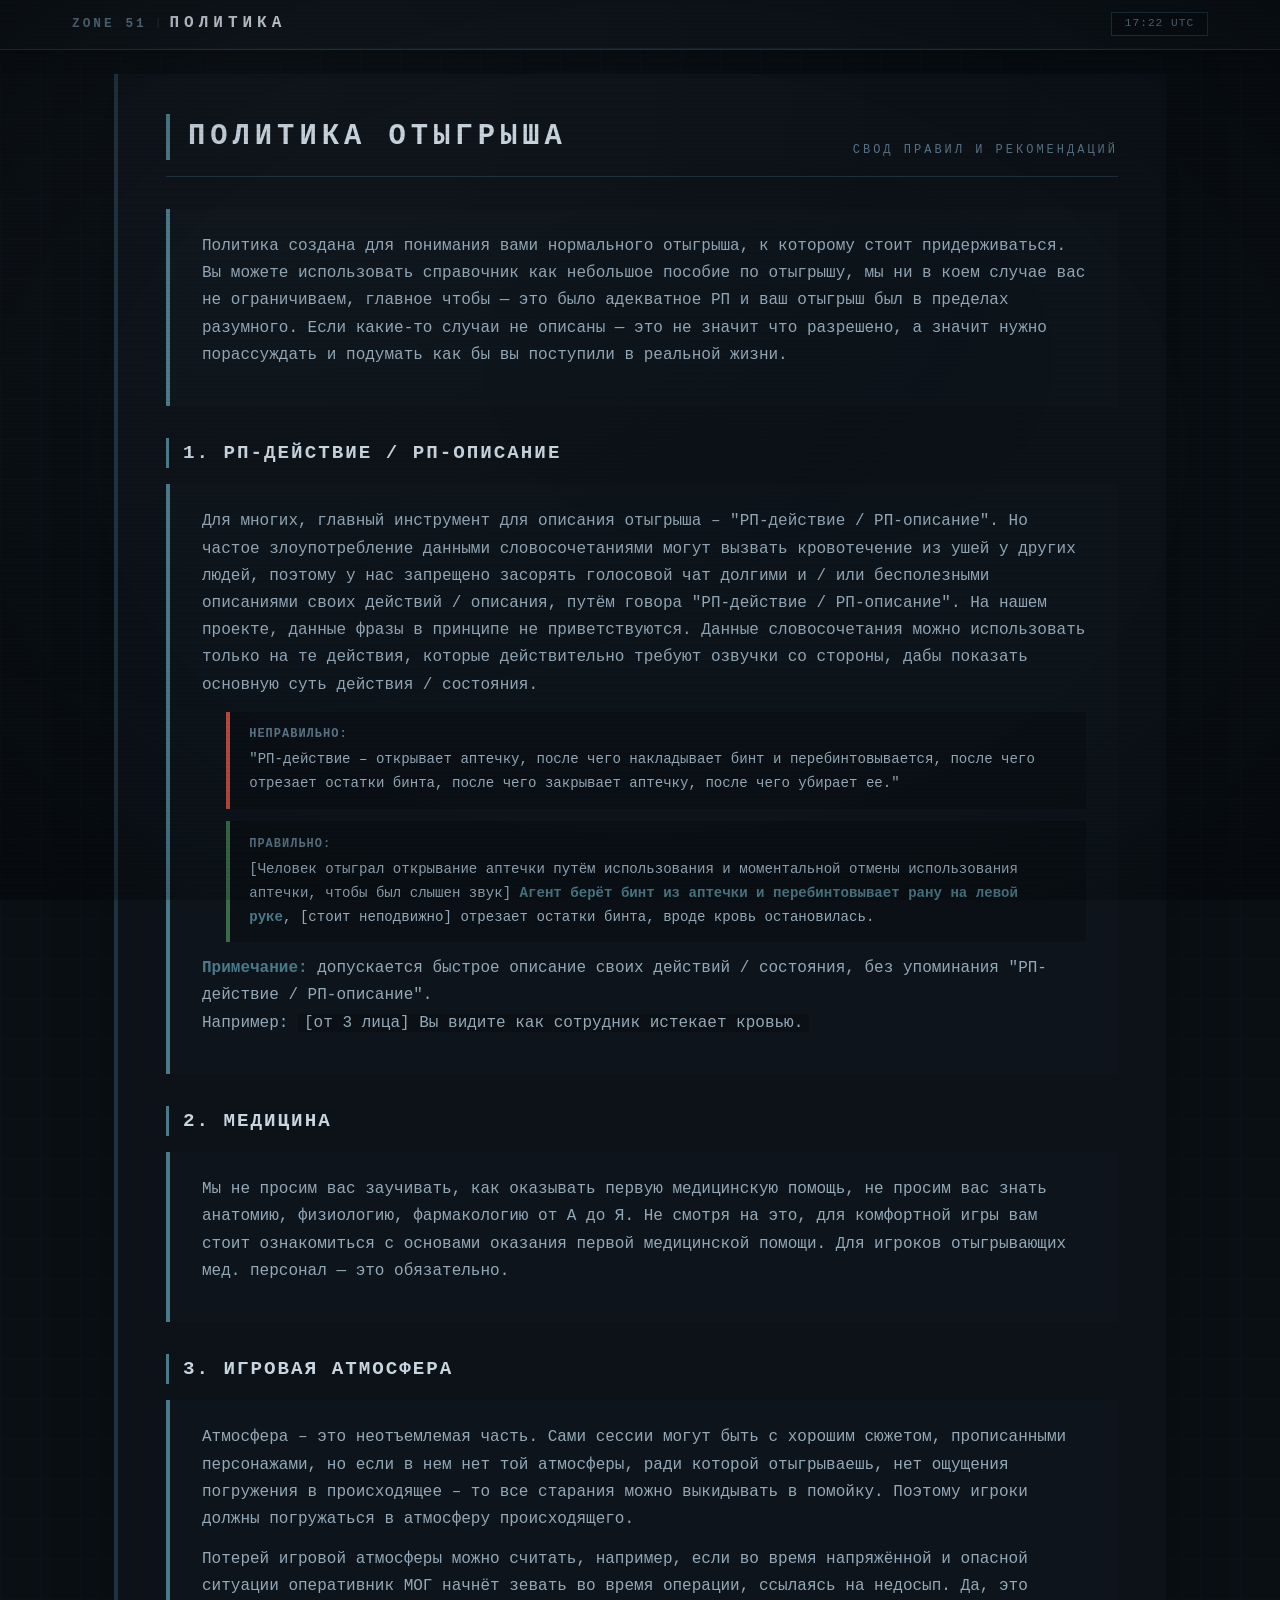
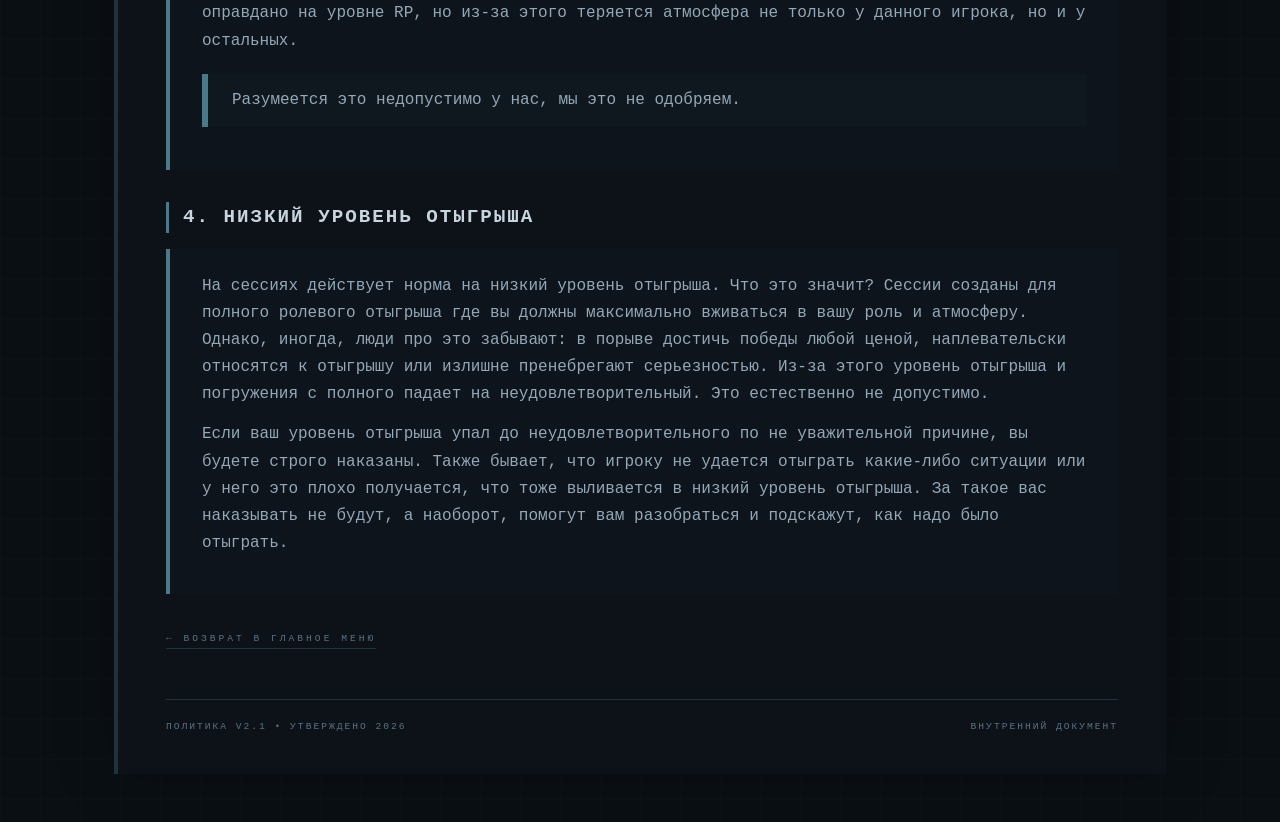
<file: policy.html>
<!DOCTYPE html>
<html lang="ru">
<head>
    <meta charset="UTF-8">
    <meta name="viewport" content="width=device-width, initial-scale=1.0">
    <title>Политика • Zone 51</title>
    <link rel="icon" href="assets/icon.png" type="image/png">
    <link rel="stylesheet" href="assets/css/style.css">
    <style>
        .crt-effect{position:fixed;top:0;left:0;width:100%;height:100%;pointer-events:none;z-index:9998;background:radial-gradient(ellipse at center,transparent 60%,rgba(0,0,0,0.1) 80%,rgba(0,0,0,0.3) 100%)}
        .crt-scanlines{position:fixed;top:0;left:0;width:100%;height:100%;pointer-events:none;z-index:9997;background:repeating-linear-gradient(0deg,transparent 0px,transparent 2px,rgba(0,0,0,0.04) 2px,rgba(0,0,0,0.04) 4px);animation:scanlinesMove 0.5s linear infinite}
        @keyframes scanlinesMove{0%{background-position:0 0}100%{background-position:0 4px}}
        .crt-reflect{position:fixed;top:0;left:0;width:100%;height:100%;pointer-events:none;z-index:9996;background:radial-gradient(ellipse at 20% 10%,rgba(255,255,255,0.02) 0%,transparent 60%)}
        .crt-flicker{position:fixed;top:0;left:0;width:100%;height:100%;pointer-events:none;z-index:9995;background:rgba(0,0,0,0.01);opacity:0;animation:flicker 10s ease-in-out infinite}
        @keyframes flicker{0%,96%,100%{opacity:0}97%{opacity:0.2}98%{opacity:0}99%{opacity:0.1}}
        .moisture-effect{position:fixed;top:0;left:0;width:100%;height:100%;pointer-events:none;z-index:9994;background:radial-gradient(ellipse at 60% 40%,rgba(100,180,200,0.015) 0%,transparent 70%);opacity:0.2;animation:moistureBreath 6s ease-in-out infinite}
        @keyframes moistureBreath{0%,100%{opacity:0.15;transform:scale(1)}50%{opacity:0.35;transform:scale(1.05)}}

        .main-container{max-width:1100px;margin:0 auto;padding:1.5rem 1.5rem 3rem}
        .main-content{background:rgba(14,21,28,0.6);padding:2.5rem 3rem;border-left:4px solid var(--border);box-shadow:0 0 60px rgba(0,0,0,0.2);position:relative;min-height:60vh;backdrop-filter:blur(2px)}
        .page-head{margin-bottom:2rem;border-bottom:1px solid var(--border);padding-bottom:1rem;display:flex;justify-content:space-between;align-items:flex-end;flex-wrap:wrap;gap:1rem}
        .page-title{font-size:1.8rem;font-weight:600;color:var(--text-primary);letter-spacing:5px;text-transform:uppercase;border-left:4px solid var(--accent);padding-left:18px;font-family:'Courier New',monospace}
        .page-sub{font-size:0.75rem;color:var(--text-dim);letter-spacing:3px;text-transform:uppercase;font-family:'Courier New',monospace}

        .doc-block{background:rgba(17,26,34,0.4);padding:1.5rem 2rem;border-left:4px solid var(--accent);margin-bottom:1.8rem;line-height:1.7}
        .doc-block p{margin-bottom:0.8rem}
        .doc-block strong{color:var(--text-primary)}
        .doc-section{font-size:1.2rem;font-weight:600;color:var(--text-primary);border-left:3px solid var(--accent);padding-left:14px;margin:2rem 0 1rem 0;letter-spacing:2px;text-transform:uppercase;font-family:'Courier New',monospace}
        .ex-box{background:rgba(0,0,0,0.2);padding:0.8rem 1.2rem;margin:0.8rem 0 0.8rem 1.5rem;border-left:4px solid var(--border);font-size:0.88rem}
        .ex-box.wrong{border-left-color:var(--text-error)}
        .ex-box.right{border-left-color:var(--success)}
        .ex-label{font-weight:700;font-size:0.75rem;letter-spacing:1px;text-transform:uppercase;color:var(--text-dim);display:block;margin-bottom:0.2rem}
        .warning-box{background:rgba(74,122,138,0.04);padding:0.8rem 1.5rem;border-left:6px solid var(--accent);margin:1.2rem 0}

        .back-link{display:inline-block;color:var(--text-dim);text-decoration:none;font-size:0.6rem;letter-spacing:3px;text-transform:uppercase;font-family:'Courier New',monospace;border-bottom:1px solid var(--border);padding-bottom:2px;transition:all 0.3s ease;cursor:pointer;margin-top:0.5rem}
        .back-link:hover{color:var(--text-primary);border-bottom-color:var(--accent)}

        .footer-bar{margin-top:3rem;padding-top:1.2rem;border-top:1px solid var(--border);display:flex;justify-content:space-between;flex-wrap:wrap;gap:0.5rem;font-size:0.6rem;color:var(--text-dim);letter-spacing:2px;text-transform:uppercase;font-family:'Courier New',monospace}

        @media (max-width:600px){.doc-block{padding:1rem}.ex-box{margin-left:0}}
    </style>
</head>
<body>

    <div class="crt-effect"></div>
    <div class="crt-scanlines"></div>
    <div class="crt-reflect"></div>
    <div class="crt-flicker"></div>
    <div class="moisture-effect"></div>

    <header class="site-header">
        <div class="header-inner">
            <div class="header-left">
                <span class="header-call">ZONE 51</span>
                <span class="header-divider">|</span>
                <span class="header-logo">ПОЛИТИКА</span>
            </div>
            <div class="header-right">
                <span class="header-time" id="hTime">--:-- UTC</span>
            </div>
        </div>
        <div class="header-line"></div>
    </header>

    <main class="main-container">
        <div class="main-content">

            <div class="page-head">
                <h1 class="page-title">Политика отыгрыша</h1>
                <div class="page-sub">Свод правил и рекомендаций</div>
            </div>

            <div class="doc-block">
                <p>Политика создана для понимания вами нормального отыгрыша, к которому стоит придерживаться. Вы можете использовать справочник как небольшое пособие по отыгрышу, мы ни в коем случае вас не ограничиваем, главное чтобы — это было адекватное РП и ваш отыгрыш был в пределах разумного. Если какие-то случаи не описаны — это не значит что разрешено, а значит нужно порассуждать и подумать как бы вы поступили в реальной жизни.</p>
            </div>

            <div class="doc-section">1. РП-действие / РП-описание</div>
            <div class="doc-block">
                <p>Для многих, главный инструмент для описания отыгрыша – "РП-действие / РП-описание". Но частое злоупотребление данными словосочетаниями могут вызвать кровотечение из ушей у других людей, поэтому у нас запрещено засорять голосовой чат долгими и / или бесполезными описаниями своих действий / описания, путём говора "РП-действие / РП-описание". На нашем проекте, данные фразы в принципе не приветствуются. Данные словосочетания можно использовать только на те действия, которые действительно требуют озвучки со стороны, дабы показать основную суть действия / состояния.</p>

                <div class="ex-box wrong">
                    <span class="ex-label">НЕПРАВИЛЬНО:</span>
                    "РП-действие – открывает аптечку, после чего накладывает бинт и перебинтовывается, после чего отрезает остатки бинта, после чего закрывает аптечку, после чего убирает ее."
                </div>

                <div class="ex-box right">
                    <span class="ex-label">ПРАВИЛЬНО:</span>
                    [Человек отыграл открывание аптечки путём использования и моментальной отмены использования аптечки, чтобы был слышен звук] <strong style="color:var(--accent);">Агент берёт бинт из аптечки и перебинтовывает рану на левой руке</strong>, [стоит неподвижно] отрезает остатки бинта, вроде кровь остановилась.
                </div>

                <p><strong style="color:var(--accent);">Примечание:</strong> допускается быстрое описание своих действий / состояния, без упоминания "РП-действие / РП-описание".<br>
                Например: <span style="background:rgba(0,0,0,0.2);padding:0 6px;">[от 3 лица] Вы видите как сотрудник истекает кровью.</span></p>
            </div>

            <div class="doc-section">2. Медицина</div>
            <div class="doc-block">
                <p>Мы не просим вас заучивать, как оказывать первую медицинскую помощь, не просим вас знать анатомию, физиологию, фармакологию от А до Я. Не смотря на это, для комфортной игры вам стоит ознакомиться с основами оказания первой медицинской помощи. Для игроков отыгрывающих мед. персонал — это обязательно.</p>
            </div>

            <div class="doc-section">3. Игровая атмосфера</div>
            <div class="doc-block">
                <p>Атмосфера – это неотъемлемая часть. Сами сессии могут быть с хорошим сюжетом, прописанными персонажами, но если в нем нет той атмосферы, ради которой отыгрываешь, нет ощущения погружения в происходящее – то все старания можно выкидывать в помойку. Поэтому игроки должны погружаться в атмосферу происходящего.</p>
                <p>Потерей игровой атмосферы можно считать, например, если во время напряжённой и опасной ситуации оперативник МОГ начнёт зевать во время операции, ссылаясь на недосып. Да, это оправдано на уровне RP, но из-за этого теряется атмосфера не только у данного игрока, но и у остальных.</p>
                <div class="warning-box">
                    Разумеется это недопустимо у нас, мы это не одобряем.
                </div>
            </div>

            <div class="doc-section">4. Низкий уровень отыгрыша</div>
            <div class="doc-block">
                <p>На сессиях действует норма на низкий уровень отыгрыша. Что это значит? Сессии созданы для полного ролевого отыгрыша где вы должны максимально вживаться в вашу роль и атмосферу. Однако, иногда, люди про это забывают: в порыве достичь победы любой ценой, наплевательски относятся к отыгрышу или излишне пренебрегают серьезностью. Из-за этого уровень отыгрыша и погружения с полного падает на неудовлетворительный. Это естественно не допустимо.</p>
                <p>Если ваш уровень отыгрыша упал до неудовлетворительного по не уважительной причине, вы будете строго наказаны. Также бывает, что игроку не удается отыграть какие-либо ситуации или у него это плохо получается, что тоже выливается в низкий уровень отыгрыша. За такое вас наказывать не будут, а наоборот, помогут вам разобраться и подскажут, как надо было отыграть.</p>
            </div>

            <a class="back-link" onclick="window.location.href='main.html'">← Возврат в главное меню</a>

            <div class="footer-bar">
                <span>ПОЛИТИКА v2.1 • УТВЕРЖДЕНО 2026</span>
                <span>ВНУТРЕННИЙ ДОКУМЕНТ</span>
            </div>

        </div>
    </main>

    <script>
        // ============================================================
        // МУЗЫКА (ПРОДОЛЖАЕТ ИГРАТЬ)
        // ============================================================

        var ambientPol = null;
        var isPolPlaying = false;
        var musicStartedPol = false;

        function playPolMusic() {
            if (musicStartedPol) return;
            musicStartedPol = true;
            try {
                var audio = new Audio('assets/sounds/ambient-main.mp3');
                audio.loop = true;
                audio.volume = 0.08;
                var savedTime = sessionStorage.getItem('musicTime');
                if (savedTime) audio.currentTime = parseFloat(savedTime);
                var promise = audio.play();
                if (promise) {
                    promise.then(function() {
                        isPolPlaying = true;
                    }).catch(function() {
                        document.addEventListener('click', function startOnClick() {
                            audio.play().then(function() {
                                isPolPlaying = true;
                            }).catch(function() {});
                            document.removeEventListener('click', startOnClick);
                        }, { once: true });
                    });
                }
                ambientPol = audio;
            } catch (e) {}
        }

        document.addEventListener('DOMContentLoaded', function() {
            setTimeout(playPolMusic, 200);
        });

        if (document.readyState === 'complete' || document.readyState === 'interactive') {
            setTimeout(playPolMusic, 200);
        }

        setInterval(function() {
            if (ambientPol && isPolPlaying) {
                try {
                    sessionStorage.setItem('musicTime', ambientPol.currentTime);
                } catch (e) {}
            }
        }, 1000);

        document.addEventListener('visibilitychange', function() {
            if (ambientPol) {
                ambientPol.volume = document.hidden ? 0 : 0.08;
            }
        });

        // ============================================================
        // ЗВУКИ (только на ссылках)
        // ============================================================

        function playSound(name) {
            try {
                var audio = new Audio('assets/sounds/' + name + '.mp3');
                audio.volume = 0.15;
                audio.play().catch(function() {});
            } catch (e) {}
        }

        document.querySelectorAll('a, .back-link').forEach(function(link) {
            link.addEventListener('mouseenter', function() {
                playSound('hover');
            });
            link.addEventListener('click', function() {
                playSound('click');
            });
        });

        // ============================================================
        // ВРЕМЯ
        // ============================================================

        function update() {
            var now = new Date();
            document.getElementById('hTime').textContent =
                String(now.getUTCHours()).padStart(2, '0') + ':' +
                String(now.getUTCMinutes()).padStart(2, '0') + ' UTC';
        }
        update();
        setInterval(update, 30000);

        // ============================================================
        // БЕЗОПАСНОСТЬ
        // ============================================================

        document.addEventListener('contextmenu', function(e) {
            if (e.target.closest('.main-content')) e.preventDefault();
        });
    </script>
</body>
</html>
</file>
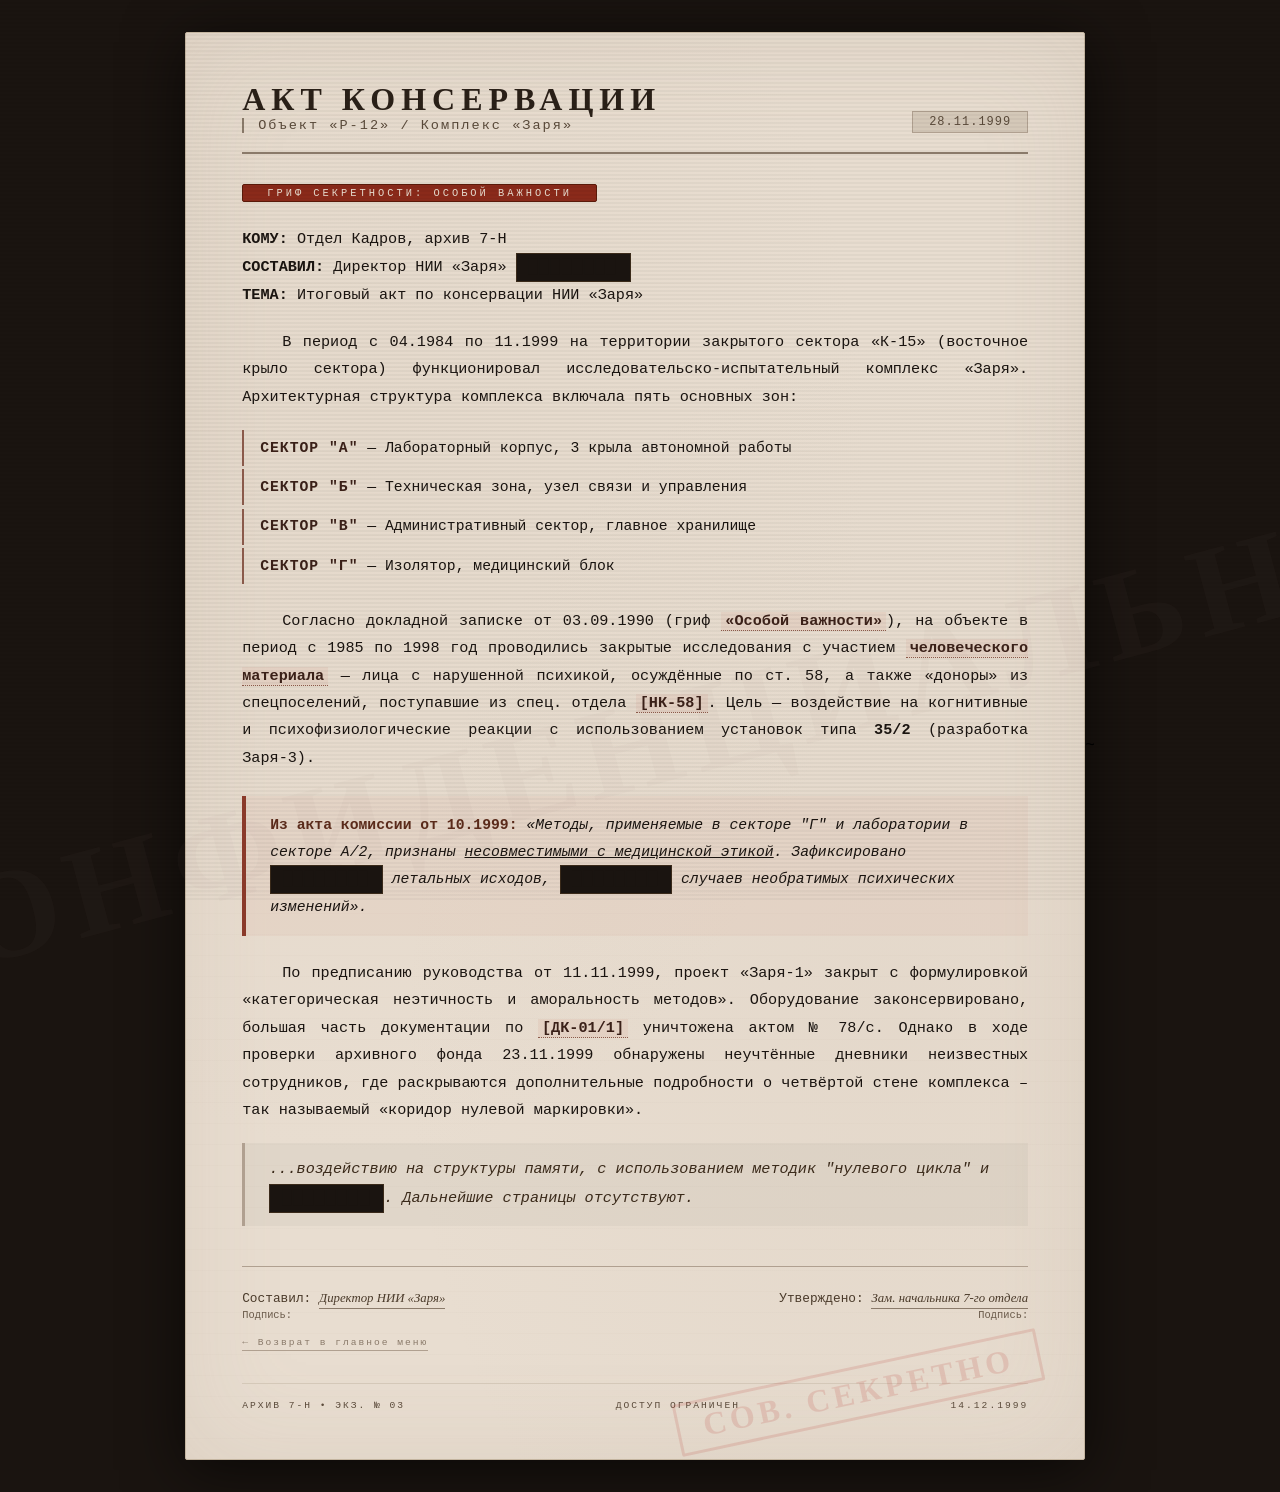
<file: archive/archive.html>
<!DOCTYPE html>
<html lang="ru">
<head>
    <meta charset="UTF-8">
    <meta name="viewport" content="width=device-width, initial-scale=1.0">
    <title>АРХИВ • Zone 51</title>
    <link rel="icon" href="assets/icon.png" type="image/png">
    <style>
        *{margin:0;padding:0;box-sizing:border-box}
        body{background:#1A1410;min-height:100vh;display:flex;align-items:center;justify-content:center;font-family:'Courier New','Times New Roman',serif;padding:2rem;position:relative}
        body::before{content:'';position:fixed;top:0;left:0;width:100%;height:100%;background:repeating-linear-gradient(0deg,rgba(0,0,0,0.03) 0px,rgba(0,0,0,0.03) 2px,transparent 2px,transparent 4px);pointer-events:none;z-index:1}
        .document-wrap{max-width:900px;width:100%;background:#E8DDD0;background-image:radial-gradient(ellipse at 20% 30%,rgba(200,180,160,0.1) 0%,transparent 50%),radial-gradient(ellipse at 80% 70%,rgba(180,160,140,0.08) 0%,transparent 50%);padding:3rem 3.5rem;position:relative;box-shadow:0 10px 60px rgba(0,0,0,0.6),inset 0 0 100px rgba(160,140,120,0.15);border:1px solid #C4B5A0;border-radius:2px}
        .document-wrap::before{content:'';position:absolute;top:0;left:0;width:100%;height:100%;background:repeating-linear-gradient(0deg,transparent 0px,transparent 20px,rgba(160,140,120,0.03) 20px,rgba(160,140,120,0.03) 21px);pointer-events:none}
        .watermark{position:absolute;top:50%;left:50%;transform:translate(-50%,-50%) rotate(-15deg);font-size:8rem;color:rgba(160,140,120,0.04);font-family:'Times New Roman',serif;letter-spacing:10px;pointer-events:none;user-select:none;font-weight:700}
        .stamp{position:absolute;bottom:2.5rem;right:2.5rem;color:rgba(180,50,40,0.15);font-family:'Times New Roman',serif;font-size:2rem;font-weight:700;transform:rotate(-12deg);border:3px solid rgba(180,50,40,0.15);padding:0.3rem 1.5rem;letter-spacing:4px;pointer-events:none;user-select:none;border-radius:2px}
        .doc-header{border-bottom:2px solid #8A7A6A;padding-bottom:1.2rem;margin-bottom:1.8rem;display:flex;justify-content:space-between;align-items:flex-end;flex-wrap:wrap;gap:1rem;position:relative}
        .doc-header .title{font-size:2rem;font-weight:700;color:#2A2018;letter-spacing:6px;text-transform:uppercase;font-family:'Times New Roman',serif}
        .doc-header .sub{font-size:0.85rem;color:#5A4A3A;letter-spacing:2px;font-family:'Courier New',monospace;border-left:2px solid #8A7A6A;padding-left:14px}
        .doc-header .date-stamp{font-size:0.75rem;color:#5A4A3A;background:#D4C8B8;padding:0.2rem 1rem;border:1px solid #B0A090;letter-spacing:1px;font-family:'Courier New',monospace}
        .classification{display:inline-block;background:#8A2A1A;color:#E8DDD0;padding:0.1rem 1.5rem;font-size:0.65rem;letter-spacing:3px;text-transform:uppercase;font-family:'Courier New',monospace;margin-bottom:1.5rem;border-radius:2px;border:1px solid #5A1A0A}
        .doc-body{position:relative;z-index:2;color:#1A1410;font-size:0.95rem;line-height:1.8;font-family:'Courier New','Times New Roman',serif}
        .doc-body p{margin-bottom:1.2rem;text-indent:2.5rem;text-align:justify}
        .doc-body p:first-of-type{text-indent:0}
        .doc-body .highlight{background:rgba(180,50,40,0.06);padding:0 4px;border-bottom:1px dotted #8A5A4A;font-weight:600;color:#3A2018}
        .doc-body .redacted{background:#1A1410;color:#1A1410;padding:0 12px;user-select:none;border:1px solid #3A2A1A;font-weight:700;letter-spacing:2px;cursor:default;display:inline-block;transition:all 0.3s ease}
        .doc-body .redacted::before{content:"████████"}
        .doc-body .redacted:hover{background:#3A2A1A;color:#CD7F32}
        .doc-body .redacted:hover::before{content:"ЗАСЕКРЕЧЕНО";color:#CD7F32}
        .doc-body .secret-list{list-style:none;padding-left:0;margin:1rem 0 1.5rem 0}
        .doc-body .secret-list li{padding:0.3rem 0;border-left:2px solid #8A5A4A;padding-left:16px;margin-bottom:0.2rem;font-size:0.92rem;transition:all 0.2s ease}
        .doc-body .secret-list li:hover{border-left-color:#5A3A2A;padding-left:20px}
        .doc-body .secret-list li strong{color:#3A2018;letter-spacing:1px}
        .doc-body .warning-block{background:rgba(180,50,40,0.04);border-left:4px solid #8A3A2A;padding:1rem 1.5rem;margin:1.5rem 0;font-style:italic;font-size:0.92rem}
        .doc-body .warning-block strong{color:#5A2A1A;font-style:normal}
        .doc-body .note-block{background:rgba(0,0,0,0.03);padding:0.8rem 1.5rem;border-left:3px solid #B0A090;margin:1.2rem 0 0.5rem 0;font-style:italic;color:#3A2A1A}
        .signature-block{margin-top:2.5rem;padding-top:1.5rem;border-top:1px solid #B0A090;display:flex;justify-content:space-between;flex-wrap:wrap;gap:1rem;font-size:0.8rem;color:#4A3A2A;font-family:'Courier New',monospace}
        .signature-block .sig{border-bottom:1px solid #8A7A6A;padding-bottom:0.2rem;min-width:180px;font-style:italic;font-family:'Times New Roman',serif}
        .doc-footer{margin-top:2rem;padding-top:1rem;border-top:1px solid #D4C8B8;display:flex;justify-content:space-between;flex-wrap:wrap;gap:1rem;font-size:0.6rem;color:#5A4A3A;letter-spacing:2px;font-family:'Courier New',monospace}
        .back-link{display:inline-block;color:#8A7A6A;text-decoration:none;font-size:0.6rem;letter-spacing:2px;font-family:'Courier New',monospace;border-bottom:1px solid #B0A090;padding-bottom:2px;transition:all 0.3s ease;cursor:pointer;margin-top:1rem}
        .back-link:hover{color:#5A4A3A;border-bottom-color:#8A7A6A}
        @media (max-width:700px){.document-wrap{padding:1.8rem 1.5rem}.doc-header .title{font-size:1.5rem;letter-spacing:3px}.doc-body{font-size:0.88rem}.stamp{font-size:1.2rem;padding:0.1rem 1rem;bottom:1.5rem;right:1.5rem}.watermark{font-size:4rem}}
        @media (max-width:480px){.document-wrap{padding:1.2rem}.doc-header .title{font-size:1.2rem}.doc-body{font-size:0.82rem}.doc-body p{text-indent:1.5rem}.doc-body .secret-list li{font-size:0.8rem}}
    </style>
</head>
<body>
    <div class="document-wrap">
        <div class="watermark">КОНФИДЕНЦИАЛЬНО</div>
        <div class="stamp">СОВ. СЕКРЕТНО</div>
        <div class="doc-header">
            <div>
                <div class="title">АКТ КОНСЕРВАЦИИ</div>
                <div class="sub">Объект «Р-12» / Комплекс «Заря»</div>
            </div>
            <div class="date-stamp">28.11.1999</div>
        </div>
        <div class="classification">Гриф секретности: ОСОБОЙ ВАЖНОСТИ</div>
        <div class="doc-body">
            <p><strong>КОМУ:</strong> Отдел Кадров, архив 7-Н<br><strong>СОСТАВИЛ:</strong> Директор НИИ «Заря» <span class="redacted"></span><br><strong>ТЕМА:</strong> Итоговый акт по консервации НИИ «Заря»</p>
            <p>В период с 04.1984 по 11.1999 на территории закрытого сектора «К-15» (восточное крыло сектора) функционировал исследовательско-испытательный комплекс «Заря». Архитектурная структура комплекса включала пять основных зон:</p>
            <ul class="secret-list">
                <li><strong>СЕКТОР "А"</strong> — Лабораторный корпус, 3 крыла автономной работы</li>
                <li><strong>СЕКТОР "Б"</strong> — Техническая зона, узел связи и управления</li>
                <li><strong>СЕКТОР "В"</strong> — Административный сектор, главное хранилище</li>
                <li><strong>СЕКТОР "Г"</strong> — Изолятор, медицинский блок</li>
            </ul>
            <p>Согласно докладной записке от 03.09.1990 (гриф <span class="highlight">«Особой важности»</span>), на объекте в период с 1985 по 1998 год проводились закрытые исследования с участием <span class="highlight">человеческого материала</span> — лица с нарушенной психикой, осуждённые по ст. 58, а также «доноры» из спецпоселений, поступавшие из спец. отдела <span class="highlight">[НК-58]</span>. Цель — воздействие на когнитивные и психофизиологические реакции с использованием установок типа <strong>35/2</strong> (разработка Заря-3).</p>
            <div class="warning-block"><strong>Из акта комиссии от 10.1999:</strong> «Методы, применяемые в секторе "Г" и лаборатории в секторе А/2, признаны <u>несовместимыми с медицинской этикой</u>. Зафиксировано <span class="redacted"></span> летальных исходов, <span class="redacted"></span> случаев необратимых психических изменений».</div>
            <p>По предписанию руководства от 11.11.1999, проект «Заря-1» закрыт с формулировкой «категорическая неэтичность и аморальность методов». Оборудование законсервировано, большая часть документации по <span class="highlight">[ДК-01/1]</span> уничтожена актом № 78/с. Однако в ходе проверки архивного фонда 23.11.1999 обнаружены неучтённые дневники неизвестных сотрудников, где раскрываются дополнительные подробности о четвёртой стене комплекса – так называемый «коридор нулевой маркировки».</p>
            <div class="note-block">...воздействию на структуры памяти, с использованием методик "нулевого цикла" и <span class="redacted"></span>. Дальнейшие страницы отсутствуют.</div>
        </div>
        <div class="signature-block">
            <div><div>Составил: <span class="sig">Директор НИИ «Заря» <span class="redacted"></span></span></div><div style="font-size:0.65rem;color:#6A5A4A;margin-top:0.2rem;">Подпись: <span class="redacted"></span></div></div>
            <div style="text-align:right;"><div>Утверждено: <span class="sig">Зам. начальника 7-го отдела <span class="redacted"></span></span></div><div style="font-size:0.65rem;color:#6A5A4A;margin-top:0.2rem;">Подпись: <span class="redacted"></span></div></div>
        </div>
        <a class="back-link" onclick="window.location.href='../main.html'">← Возврат в главное меню</a>
        <div class="doc-footer"><span>АРХИВ 7-Н • ЭКЗ. № 03</span><span>ДОСТУП ОГРАНИЧЕН</span><span>14.12.1999</span></div>
    </div>
    <script>
        // ============================================================
        // МУЗЫКА ДЛЯ АРХИВА (СВОЯ)
        // ============================================================

        var ambientArchive = null;
        var isArchivePlaying = false;
        var musicStartedArchive = false;

        function playArchiveMusic() {
            if (musicStartedArchive) return;
            musicStartedArchive = true;
            try {
                var audio = new Audio('../assets/sounds/ambient-archive.mp3');
                audio.loop = true;
                audio.volume = 0.08;
                var savedTime = sessionStorage.getItem('musicTimeArchive');
                if (savedTime) audio.currentTime = parseFloat(savedTime);
                var promise = audio.play();
                if (promise) {
                    promise.then(function() {
                        isArchivePlaying = true;
                        console.log('[AUDIO] Archive music started');
                    }).catch(function() {
                        document.addEventListener('click', function startOnClick() {
                            audio.play().then(function() {
                                isArchivePlaying = true;
                            }).catch(function() {});
                            document.removeEventListener('click', startOnClick);
                        }, { once: true });
                    });
                }
                ambientArchive = audio;
            } catch (e) {}
        }

        document.addEventListener('DOMContentLoaded', function() {
            setTimeout(playArchiveMusic, 200);
        });

        if (document.readyState === 'complete' || document.readyState === 'interactive') {
            setTimeout(playArchiveMusic, 200);
        }

        setInterval(function() {
            if (ambientArchive && isArchivePlaying) {
                try {
                    sessionStorage.setItem('musicTimeArchive', ambientArchive.currentTime);
                } catch (e) {}
            }
        }, 1000);

        document.addEventListener('visibilitychange', function() {
            if (ambientArchive) {
                if (document.hidden) {
                    ambientArchive.volume = 0;
                } else {
                    ambientArchive.volume = 0.08;
                }
            }
        });

        // ============================================================
        // ЗВУКИ
        // ============================================================

        function playSound(name) {
            try {
                var audio = new Audio('../assets/sounds/' + name + '.mp3');
                audio.volume = 0.15;
                audio.play().catch(function() {});
            } catch (e) {}
        }

        document.querySelectorAll('a, .back-link').forEach(function(link) {
            link.addEventListener('mouseenter', function() {
                playSound('hover');
            });
            link.addEventListener('click', function() {
                playSound('click');
            });
        });

        // ============================================================
        // БЕЗОПАСНОСТЬ
        // ============================================================

        document.addEventListener('contextmenu', function(e) {
            if (e.target.closest('.document-wrap')) e.preventDefault();
        });
    </script>
</body>
</html>~
</file>
<file: assets/css/style.css>
:root{--bg-deep:#0A0F14;--bg-main:#0E151C;--bg-card:#111A22;--bg-header:#0C1218;--accent:#4A7A8A;--accent-dim:#1A3A44;--accent-soft:#5A8A9A;--border:#1E3340;--text-primary:#C8D4DE;--text-secondary:#94A8B8;--text-dim:#5A7486;--text-error:#B84A42;--success:#3A6B4B}
*{margin:0;padding:0;box-sizing:border-box}
html{scroll-behavior:smooth}
body{background:var(--bg-deep);background-image:linear-gradient(0deg,rgba(74,122,138,0.02) 1px,transparent 1px),linear-gradient(90deg,rgba(74,122,138,0.02) 1px,transparent 1px);background-size:40px 40px;font-family:'Courier New','IBM Plex Mono','Consolas',monospace;font-size:16px;line-height:1.6;color:var(--text-secondary);min-height:100vh;padding:0;cursor:default}
.site-header{position:sticky;top:0;z-index:100;background:var(--bg-header);border-bottom:1px solid var(--border);padding:0;box-shadow:0 2px 20px rgba(0,0,0,0.3)}
.header-inner{display:flex;justify-content:space-between;align-items:center;padding:0.7rem 2rem;flex-wrap:wrap;gap:0.5rem;max-width:1200px;margin:0 auto}
.header-left{display:flex;align-items:center;gap:0.5rem}
.header-call{font-size:0.8rem;color:var(--text-dim);letter-spacing:3px;font-weight:600;text-transform:uppercase}
.header-divider{color:var(--border);font-size:0.7rem}
.header-logo{font-size:1rem;font-weight:600;color:var(--text-primary);letter-spacing:5px;text-transform:uppercase;font-family:'Courier New',monospace}
.header-right{display:flex;align-items:center;gap:1rem}
.header-time{font-size:0.7rem;color:var(--text-dim);background:var(--bg-deep);padding:0.15rem 0.8rem;border:1px solid var(--border);letter-spacing:1px;font-family:'Courier New',monospace}
.header-line{height:1px;background:linear-gradient(90deg,transparent,var(--accent),transparent);opacity:0.15}
.main-container{max-width:1100px;margin:0 auto;padding:1.5rem 1.5rem 3rem}
.main-content{background:rgba(14,21,28,0.6);padding:2.5rem 3rem;border-left:4px solid var(--border);box-shadow:0 0 60px rgba(0,0,0,0.2);position:relative;min-height:60vh;backdrop-filter:blur(2px)}
.page-head{margin-bottom:1.5rem;border-bottom:1px solid var(--border);padding-bottom:1rem;display:flex;justify-content:space-between;align-items:flex-end;flex-wrap:wrap;gap:1rem}
.page-title{font-size:1.8rem;font-weight:600;color:var(--text-primary);letter-spacing:4px;text-transform:uppercase;border-left:4px solid var(--accent);padding-left:18px;font-family:'Courier New',monospace}
.page-sub{font-size:0.75rem;color:var(--text-dim);letter-spacing:3px;text-transform:uppercase;font-family:'Courier New',monospace}
.footer-bar{margin-top:3rem;padding-top:1.2rem;border-top:1px solid var(--border);display:flex;justify-content:space-between;flex-wrap:wrap;gap:0.5rem;font-size:0.6rem;color:var(--text-dim);letter-spacing:2px;text-transform:uppercase;font-family:'Courier New',monospace}
.footer-status{color:var(--accent-soft)}
@media (max-width:820px){.main-content{padding:1.5rem}.page-title{font-size:1.5rem}.header-inner{padding:0.5rem 1.2rem}.header-logo{font-size:0.85rem;letter-spacing:3px}}
@media (max-width:500px){.main-content{padding:1rem}.page-title{font-size:1.2rem;padding-left:12px;letter-spacing:2px}.page-sub{padding-left:16px;font-size:0.7rem}.header-call{font-size:0.65rem;letter-spacing:1px}.header-logo{font-size:0.75rem;letter-spacing:2px}.header-time{font-size:0.6rem;padding:0.1rem 0.5rem}}
</file>
